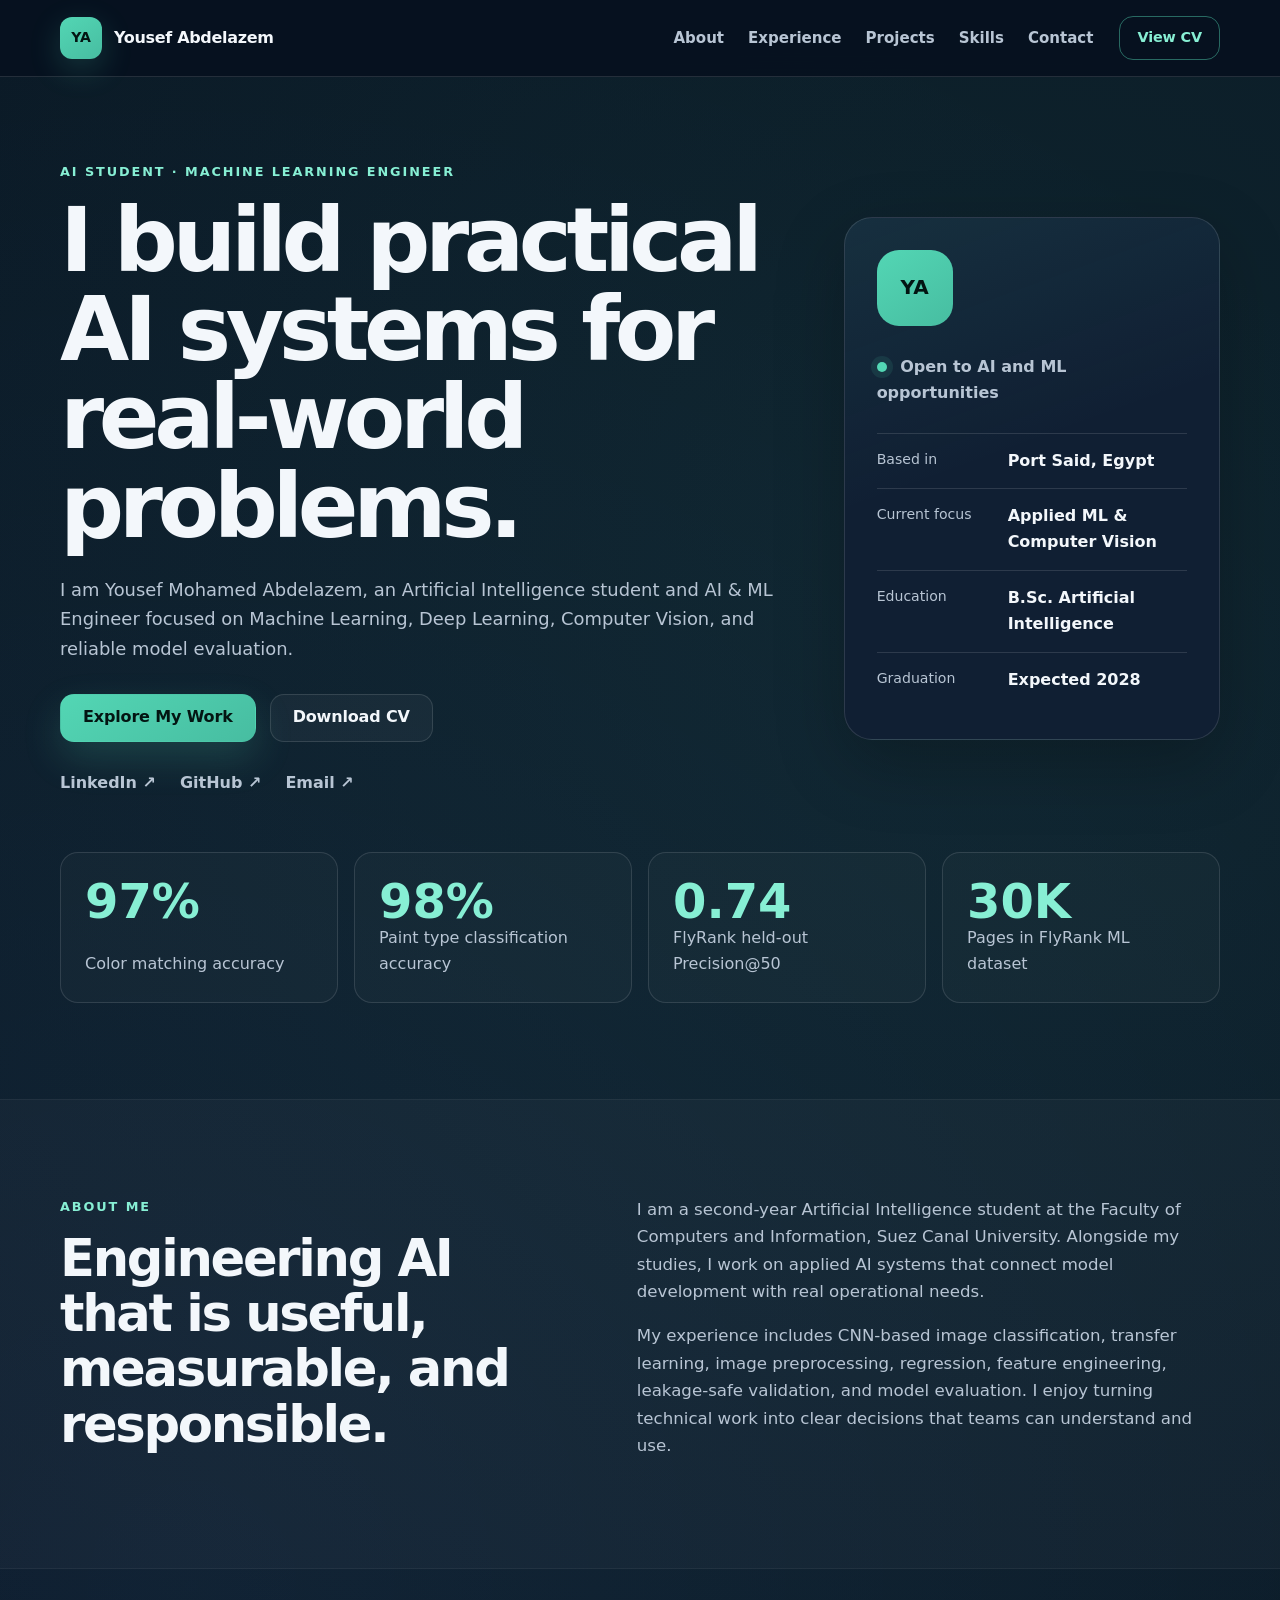
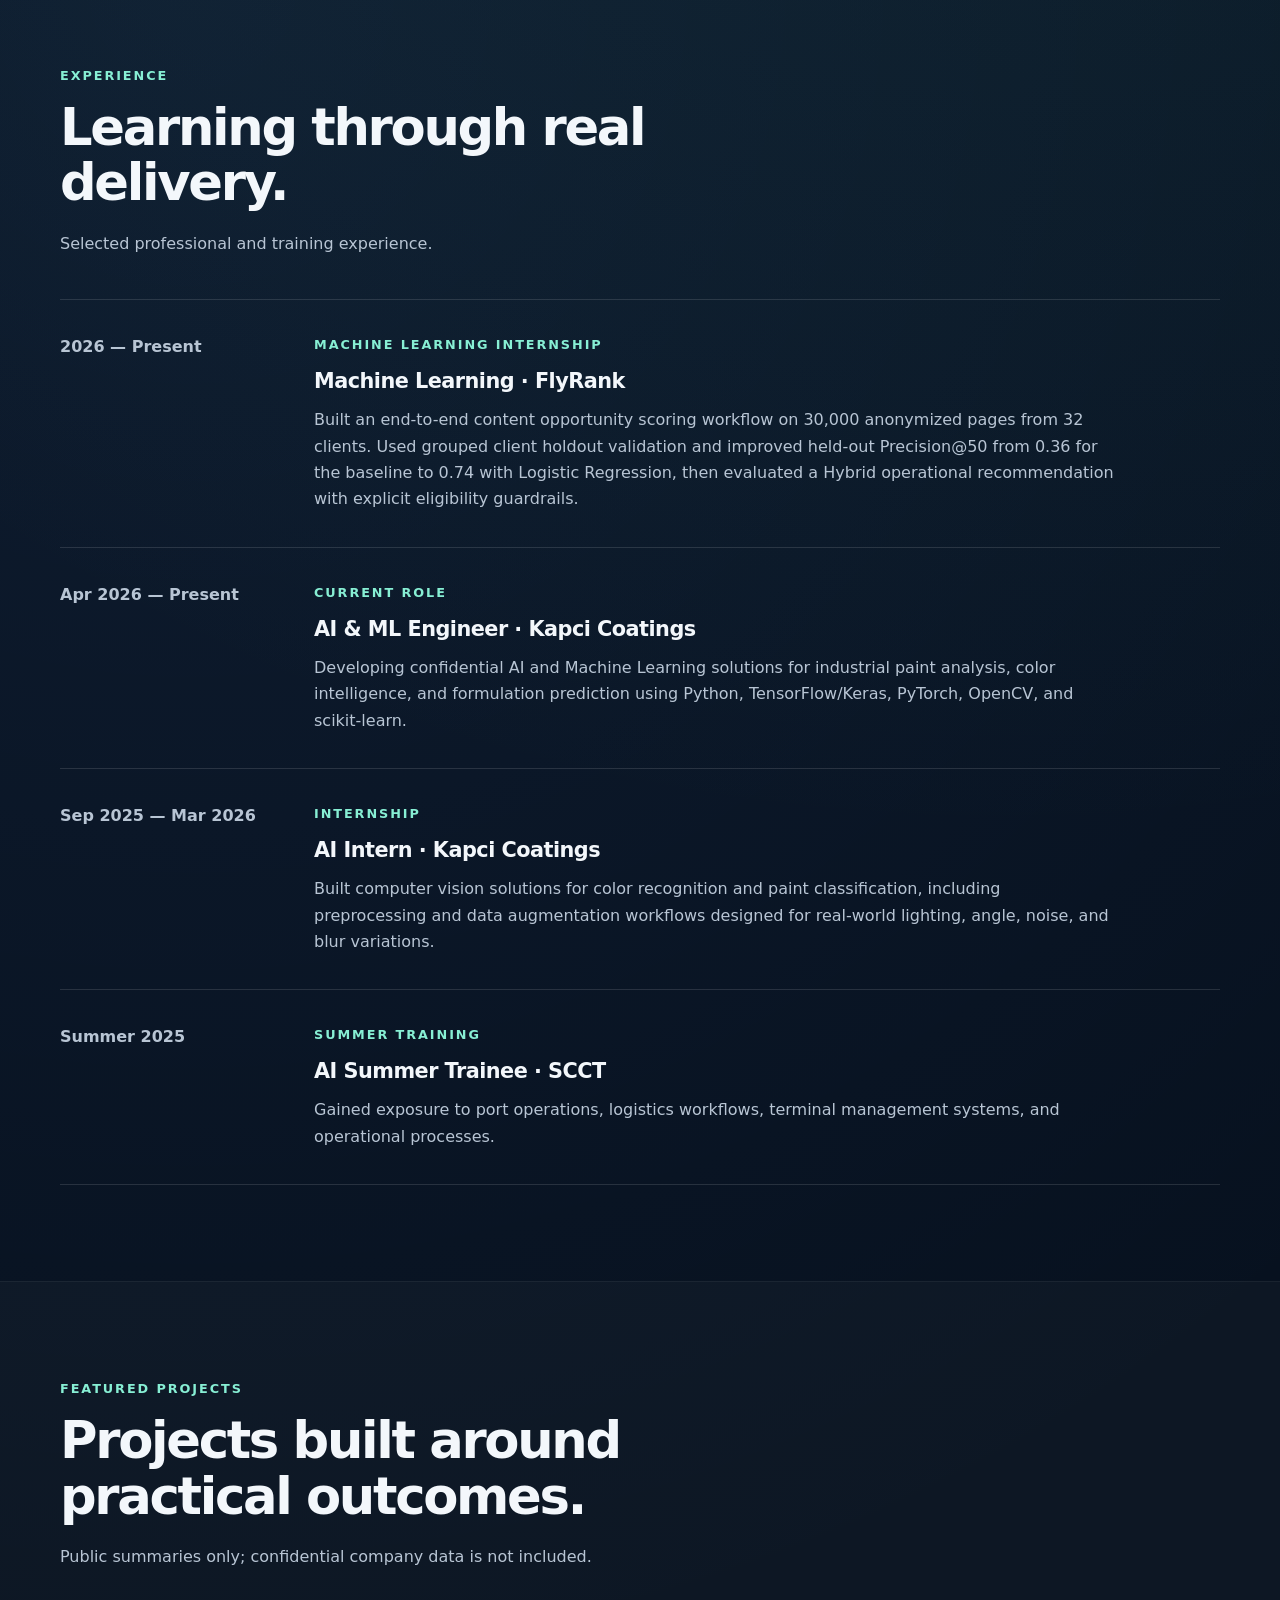
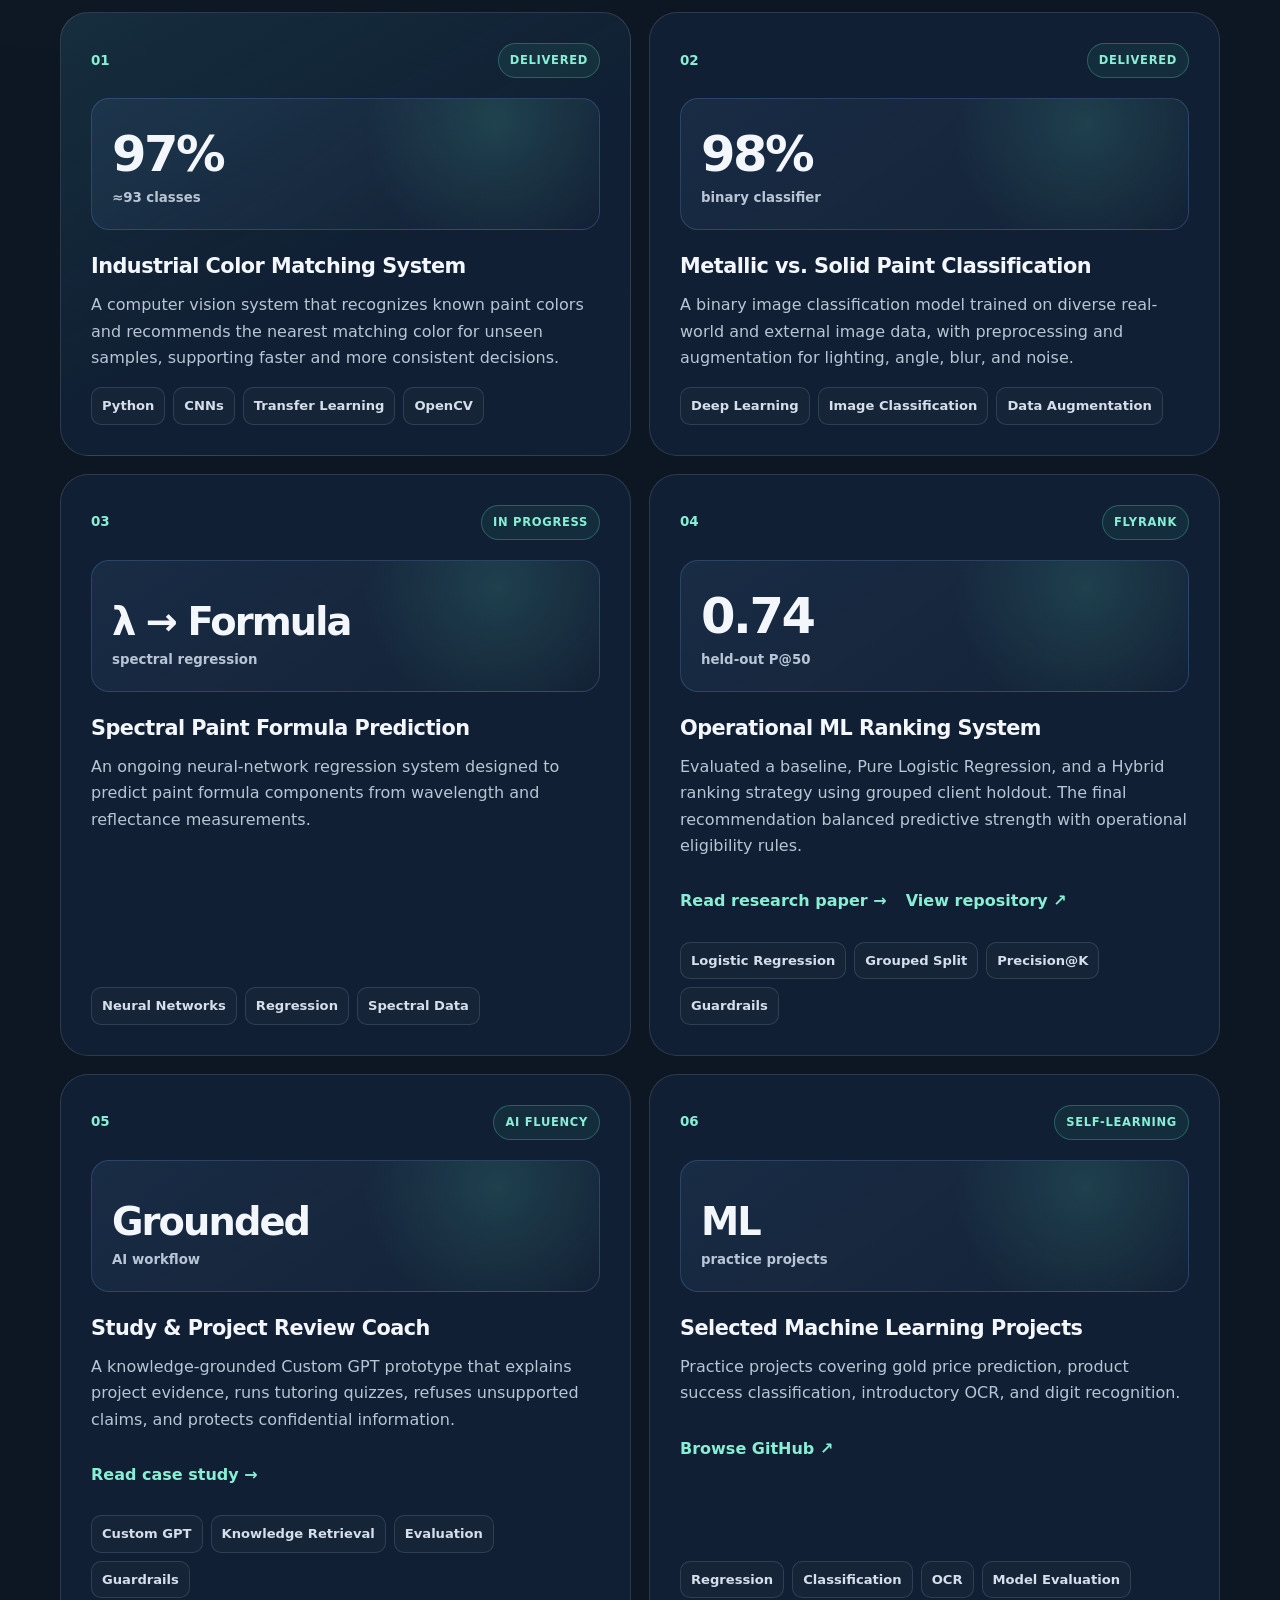
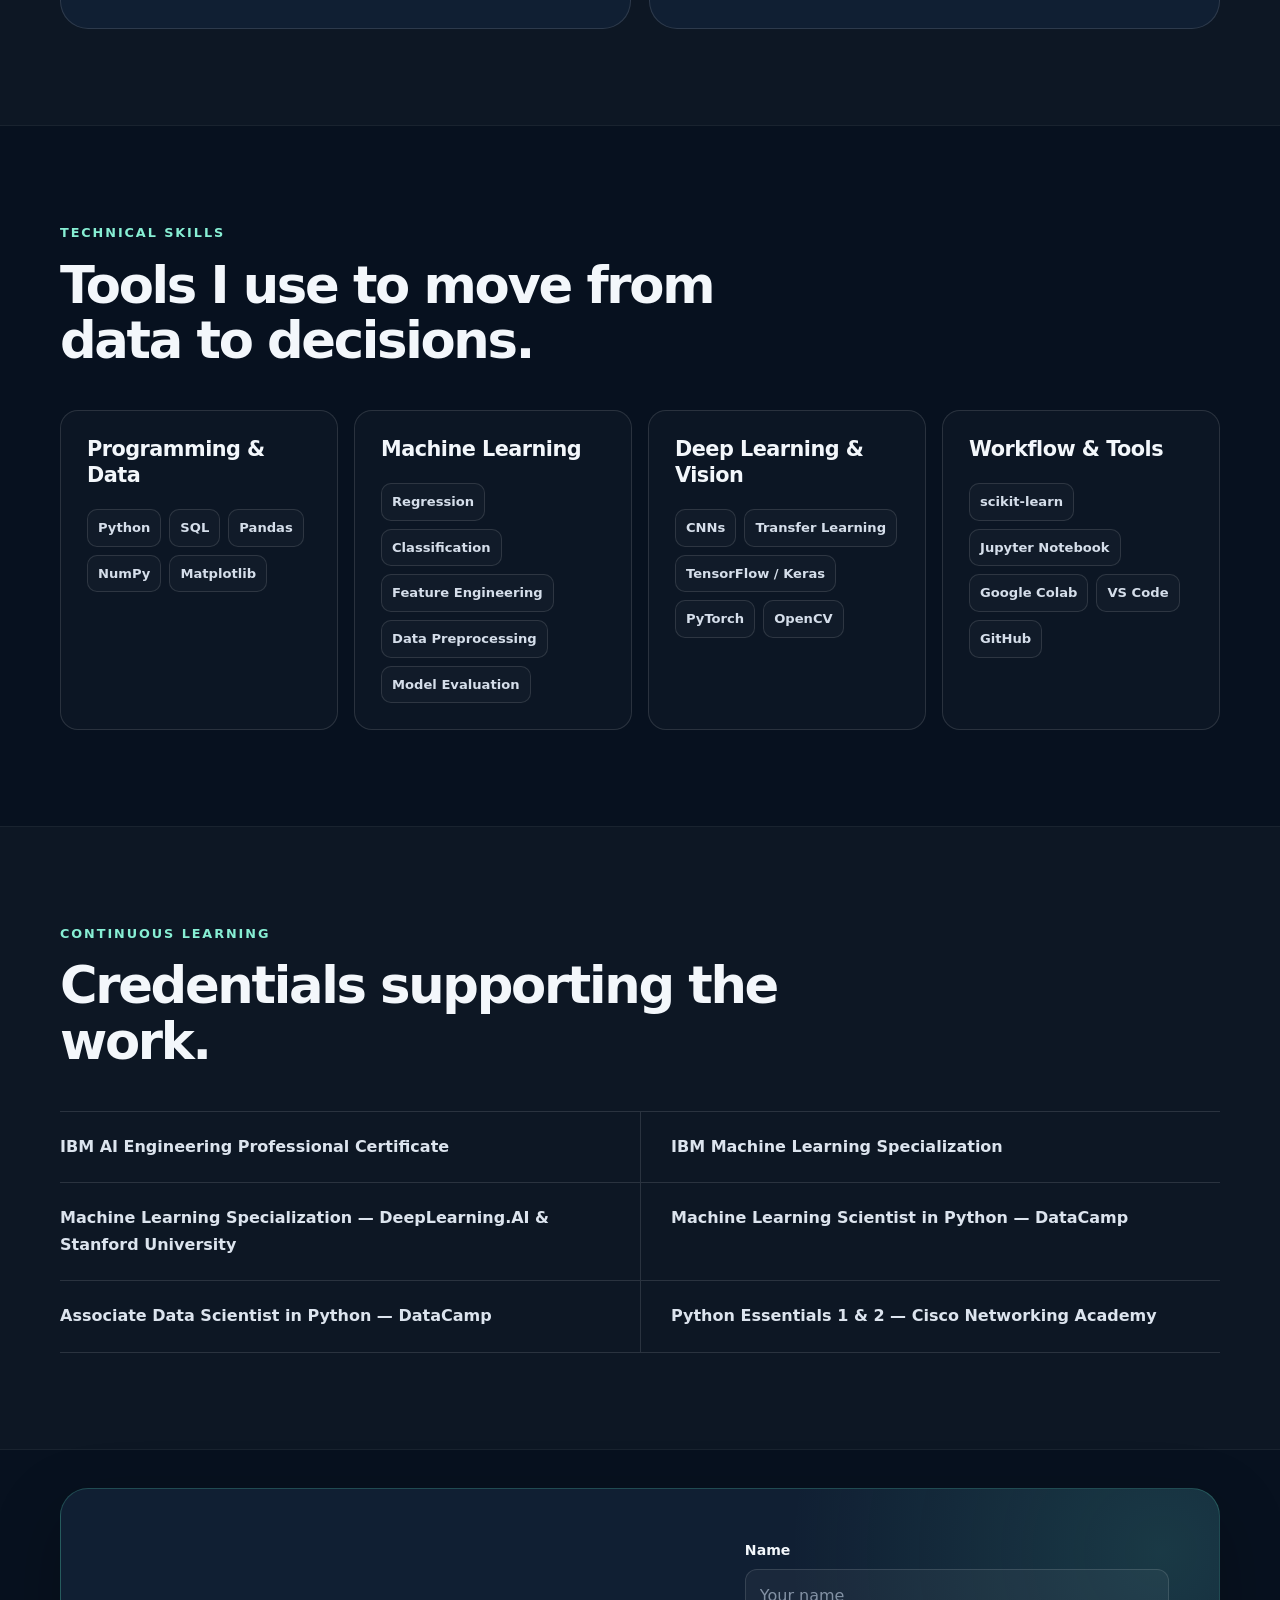
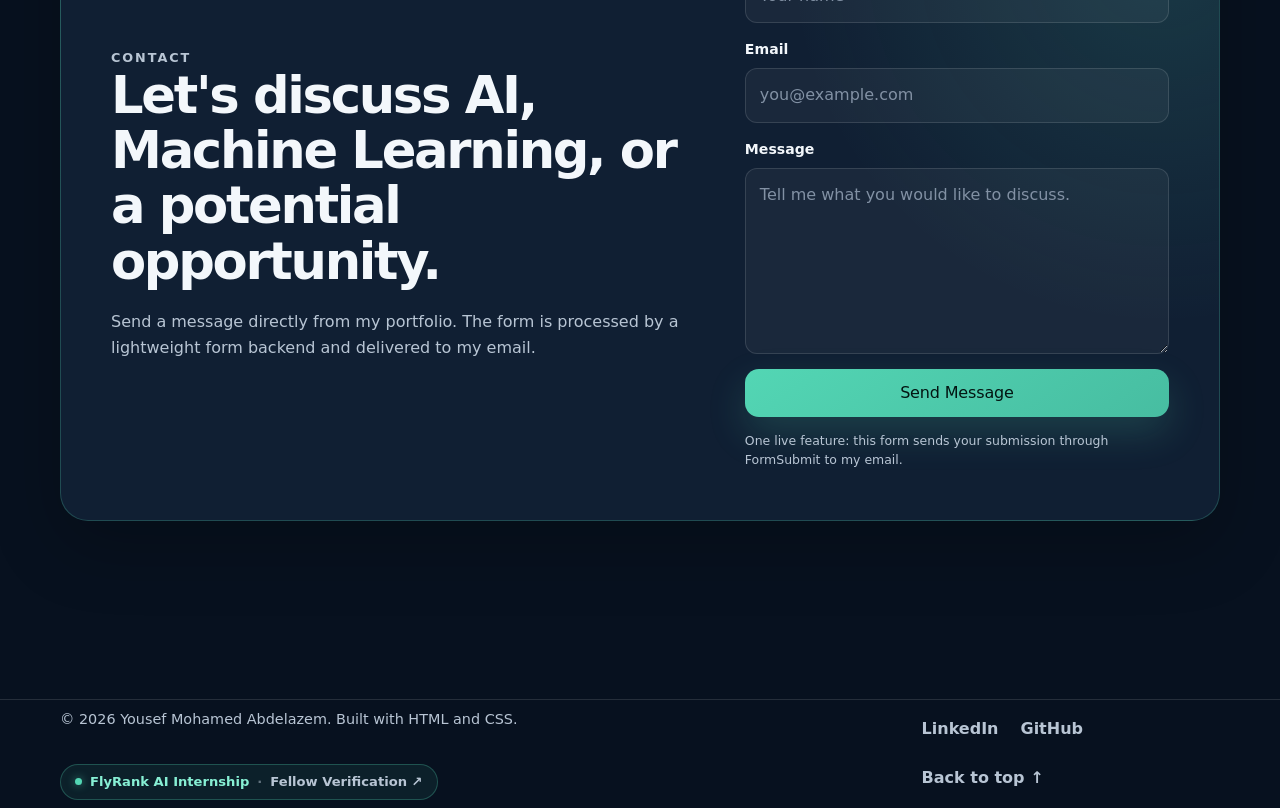
<file: index.html>
<!DOCTYPE html>
<html lang="en">
<head>
  <meta charset="UTF-8">
  <meta name="viewport" content="width=device-width, initial-scale=1.0">
  <meta name="description" content="Portfolio of Yousef Mohamed Abdelazem, an Artificial Intelligence student and AI & Machine Learning engineer building practical ML, deep learning, and computer vision systems.">
  <meta name="author" content="Yousef Mohamed Abdelazem">
  <link rel="canonical" href="https://yousefmohamed662006-debug.github.io/">
  <link rel="icon" type="image/svg+xml" href="data:image/svg+xml,<svg xmlns='http://www.w3.org/2000/svg' viewBox='0 0 100 100'><rect width='100' height='100' rx='24' fill='%2353d6b4'/><text x='50%' y='54%' dominant-baseline='central' text-anchor='middle' font-family='sans-serif' font-weight='bold' font-size='44' fill='%2307111f'>YA</text></svg>">
  <meta property="og:title" content="Yousef Mohamed Abdelazem | AI & Machine Learning">
  <meta property="og:description" content="AI & ML portfolio with practical project evidence, model evaluation, and real-world outcomes.">
  <meta property="og:type" content="website">
  <meta property="og:url" content="https://yousefmohamed662006-debug.github.io/">
  <meta name="twitter:card" content="summary_large_image">
  <meta name="twitter:title" content="Yousef Mohamed Abdelazem | AI & Machine Learning">
  <meta name="twitter:description" content="AI & ML portfolio with practical project evidence, model evaluation, and real-world outcomes.">
  <title>Yousef Mohamed Abdelazem | AI & Machine Learning</title>
  <link rel="stylesheet" href="styles.css">
  <script defer data-domain="yousefmohamed662006-debug.github.io" src="https://plausible.io/js/script.js"></script>
</head>
<body>
  <a class="skip-link" href="#main-content">Skip to main content</a>

  <header class="site-header" id="top">
    <nav class="nav container" aria-label="Primary navigation">
      <a class="brand" href="#top" aria-label="Yousef Mohamed Abdelazem home">
        <span class="brand-mark" aria-hidden="true">YA</span>
        <span class="brand-name">Yousef Abdelazem</span>
      </a>

      <div class="desktop-nav" aria-label="Desktop navigation">
        <a href="#about">About</a>
        <a href="#experience">Experience</a>
        <a href="#projects">Projects</a>
        <a href="#skills">Skills</a>
        <a href="#contact">Contact</a>
      </div>

      <a class="button button-small button-outline desktop-cv" href="Yousef_Abdelazem_CV.pdf" target="_blank" rel="noopener">
        View CV
      </a>

      <details class="mobile-menu">
        <summary aria-label="Open navigation menu">Menu</summary>
        <div class="mobile-menu-panel">
          <a href="#about">About</a>
          <a href="#experience">Experience</a>
          <a href="#projects">Projects</a>
          <a href="#skills">Skills</a>
          <a href="#contact">Contact</a>
          <a href="Yousef_Abdelazem_CV.pdf" target="_blank" rel="noopener">View CV</a>
        </div>
      </details>
    </nav>
  </header>

  <main id="main-content">
    <section class="hero section">
      <div class="container hero-grid">
        <div class="hero-copy">
          <p class="eyebrow">AI Student · Machine Learning Engineer</p>
          <h1>I build practical AI systems for real-world problems.</h1>
          <p class="hero-text">
            I am Yousef Mohamed Abdelazem, an Artificial Intelligence student and AI & ML Engineer
            focused on Machine Learning, Deep Learning, Computer Vision, and reliable model evaluation.
          </p>

          <div class="hero-actions">
            <a class="button button-primary" href="#projects">Explore My Work</a>
            <a class="button button-secondary" href="Yousef_Abdelazem_CV.pdf" download>Download CV</a>
          </div>

          <div class="quick-links" aria-label="Professional links">
            <a href="https://www.linkedin.com/in/yousef-abdelazem-3361ab347" target="_blank" rel="noopener">LinkedIn ↗</a>
            <a href="https://github.com/yousefmohamed662006-debug" target="_blank" rel="noopener">GitHub ↗</a>
            <a href="mailto:yousefmohamed662006@gmail.com">Email ↗</a>
          </div>
        </div>

        <aside class="hero-card" aria-label="Profile overview">
          <div class="profile-mark" aria-hidden="true">YA</div>
          <p class="status"><span aria-hidden="true"></span> Open to AI and ML opportunities</p>
          <dl class="profile-facts">
            <div><dt>Based in</dt><dd>Port Said, Egypt</dd></div>
            <div><dt>Current focus</dt><dd>Applied ML & Computer Vision</dd></div>
            <div><dt>Education</dt><dd>B.Sc. Artificial Intelligence</dd></div>
            <div><dt>Graduation</dt><dd>Expected 2028</dd></div>
          </dl>
        </aside>
      </div>

      <div class="container stats-grid" aria-label="Selected highlights">
        <article class="stat-card"><strong>97%</strong><span>Color matching accuracy</span></article>
        <article class="stat-card"><strong>98%</strong><span>Paint type classification accuracy</span></article>
        <article class="stat-card"><strong>0.74</strong><span>FlyRank held-out Precision@50</span></article>
        <article class="stat-card"><strong>30K</strong><span>Pages in FlyRank ML dataset</span></article>
      </div>
    </section>

    <section class="section section-muted" id="about">
      <div class="container two-column">
        <div>
          <p class="section-kicker">About Me</p>
          <h2>Engineering AI that is useful, measurable, and responsible.</h2>
        </div>
        <div class="body-copy">
          <p>
            I am a second-year Artificial Intelligence student at the Faculty of Computers and
            Information, Suez Canal University. Alongside my studies, I work on applied AI systems
            that connect model development with real operational needs.
          </p>
          <p>
            My experience includes CNN-based image classification, transfer learning, image
            preprocessing, regression, feature engineering, leakage-safe validation, and model evaluation.
            I enjoy turning technical work into clear decisions that teams can understand and use.
          </p>
        </div>
      </div>
    </section>

    <section class="section" id="experience">
      <div class="container">
        <p class="section-kicker">Experience</p>
        <div class="section-heading">
          <h2>Learning through real delivery.</h2>
          <p>Selected professional and training experience.</p>
        </div>

        <div class="timeline">
          <article class="timeline-item">
            <div class="timeline-date">2026 — Present</div>
            <div class="timeline-content">
              <p class="role-label">Machine Learning Internship</p>
              <h3>Machine Learning · FlyRank</h3>
              <p>
                Built an end-to-end content opportunity scoring workflow on 30,000 anonymized pages
                from 32 clients. Used grouped client holdout validation and improved held-out
                Precision@50 from 0.36 for the baseline to 0.74 with Logistic Regression, then
                evaluated a Hybrid operational recommendation with explicit eligibility guardrails.
              </p>
            </div>
          </article>

          <article class="timeline-item">
            <div class="timeline-date">Apr 2026 — Present</div>
            <div class="timeline-content">
              <p class="role-label">Current Role</p>
              <h3>AI & ML Engineer · Kapci Coatings</h3>
              <p>
                Developing confidential AI and Machine Learning solutions for industrial paint
                analysis, color intelligence, and formulation prediction using Python,
                TensorFlow/Keras, PyTorch, OpenCV, and scikit-learn.
              </p>
            </div>
          </article>

          <article class="timeline-item">
            <div class="timeline-date">Sep 2025 — Mar 2026</div>
            <div class="timeline-content">
              <p class="role-label">Internship</p>
              <h3>AI Intern · Kapci Coatings</h3>
              <p>
                Built computer vision solutions for color recognition and paint classification,
                including preprocessing and data augmentation workflows designed for real-world
                lighting, angle, noise, and blur variations.
              </p>
            </div>
          </article>

          <article class="timeline-item">
            <div class="timeline-date">Summer 2025</div>
            <div class="timeline-content">
              <p class="role-label">Summer Training</p>
              <h3>AI Summer Trainee · SCCT</h3>
              <p>
                Gained exposure to port operations, logistics workflows, terminal management
                systems, and operational processes.
              </p>
            </div>
          </article>
        </div>
      </div>
    </section>

    <section class="section section-muted" id="projects">
      <div class="container">
        <p class="section-kicker">Featured Projects</p>
        <div class="section-heading">
          <h2>Projects built around practical outcomes.</h2>
          <p>Public summaries only; confidential company data is not included.</p>
        </div>

        <div class="project-grid">
          <article class="project-card project-featured">
            <div class="project-topline">
              <span class="project-number">01</span>
              <span class="project-status">Delivered</span>
            </div>
            <div class="project-visual" aria-hidden="true">
              <span>97%</span>
              <small>≈93 classes</small>
            </div>
            <h3>Industrial Color Matching System</h3>
            <p>
              A computer vision system that recognizes known paint colors and recommends the nearest
              matching color for unseen samples, supporting faster and more consistent decisions.
            </p>
            <ul class="tag-list" aria-label="Technologies">
              <li>Python</li><li>CNNs</li><li>Transfer Learning</li><li>OpenCV</li>
            </ul>
          </article>

          <article class="project-card">
            <div class="project-topline">
              <span class="project-number">02</span>
              <span class="project-status">Delivered</span>
            </div>
            <div class="project-visual" aria-hidden="true">
              <span>98%</span>
              <small>binary classifier</small>
            </div>
            <h3>Metallic vs. Solid Paint Classification</h3>
            <p>
              A binary image classification model trained on diverse real-world and external image
              data, with preprocessing and augmentation for lighting, angle, blur, and noise.
            </p>
            <ul class="tag-list" aria-label="Technologies">
              <li>Deep Learning</li><li>Image Classification</li><li>Data Augmentation</li>
            </ul>
          </article>

          <article class="project-card">
            <div class="project-topline">
              <span class="project-number">03</span>
              <span class="project-status">In Progress</span>
            </div>
            <div class="project-visual project-visual-text" aria-hidden="true">
              <span>λ → Formula</span>
              <small>spectral regression</small>
            </div>
            <h3>Spectral Paint Formula Prediction</h3>
            <p>
              An ongoing neural-network regression system designed to predict paint formula
              components from wavelength and reflectance measurements.
            </p>
            <ul class="tag-list" aria-label="Technologies">
              <li>Neural Networks</li><li>Regression</li><li>Spectral Data</li>
            </ul>
          </article>

          <article class="project-card">
            <div class="project-topline">
              <span class="project-number">04</span>
              <span class="project-status">FlyRank</span>
            </div>
            <div class="project-visual" aria-hidden="true">
              <span>0.74</span>
              <small>held-out P@50</small>
            </div>
            <h3>Operational ML Ranking System</h3>
            <p>
              Evaluated a baseline, Pure Logistic Regression, and a Hybrid ranking strategy using
              grouped client holdout. The final recommendation balanced predictive strength with
              operational eligibility rules.
            </p>
            <div class="project-links">
              <a class="text-link" href="content-opportunity.html">
                Read research paper →
              </a>
              <a class="text-link" href="https://github.com/yousefmohamed662006-debug/flyrank-ml-internship-youssef" target="_blank" rel="noopener" style="margin-left:14px">
                View repository ↗
              </a>
            </div>
            <ul class="tag-list" aria-label="Technologies">
              <li>Logistic Regression</li><li>Grouped Split</li><li>Precision@K</li><li>Guardrails</li>
            </ul>
          </article>

          <article class="project-card">
            <div class="project-topline">
              <span class="project-number">05</span>
              <span class="project-status">AI Fluency</span>
            </div>
            <div class="project-visual project-visual-text" aria-hidden="true">
              <span>Grounded</span>
              <small>AI workflow</small>
            </div>
            <h3>Study & Project Review Coach</h3>
            <p>
              A knowledge-grounded Custom GPT prototype that explains project evidence, runs
              tutoring quizzes, refuses unsupported claims, and protects confidential information.
            </p>
            <div class="project-links">
              <a class="text-link" href="ai-fluency.html">
                Read case study →
              </a>
            </div>
            <ul class="tag-list" aria-label="Technologies">
              <li>Custom GPT</li><li>Knowledge Retrieval</li><li>Evaluation</li><li>Guardrails</li>
            </ul>
          </article>

          <article class="project-card">
            <div class="project-topline">
              <span class="project-number">06</span>
              <span class="project-status">Self-Learning</span>
            </div>
            <div class="project-visual project-visual-text" aria-hidden="true">
              <span>ML</span>
              <small>practice projects</small>
            </div>
            <h3>Selected Machine Learning Projects</h3>
            <p>
              Practice projects covering gold price prediction, product success classification,
              introductory OCR, and digit recognition.
            </p>
            <div class="project-links">
              <a class="text-link" href="https://github.com/yousefmohamed662006-debug" target="_blank" rel="noopener">
                Browse GitHub ↗
              </a>
            </div>
            <ul class="tag-list" aria-label="Technologies">
              <li>Regression</li><li>Classification</li><li>OCR</li><li>Model Evaluation</li>
            </ul>
          </article>
        </div>
      </div>
    </section>

    <section class="section" id="skills">
      <div class="container">
        <p class="section-kicker">Technical Skills</p>
        <div class="section-heading"><h2>Tools I use to move from data to decisions.</h2></div>
        <div class="skills-grid">
          <article class="skill-group">
            <h3>Programming & Data</h3>
            <ul class="skill-list"><li>Python</li><li>SQL</li><li>Pandas</li><li>NumPy</li><li>Matplotlib</li></ul>
          </article>
          <article class="skill-group">
            <h3>Machine Learning</h3>
            <ul class="skill-list"><li>Regression</li><li>Classification</li><li>Feature Engineering</li><li>Data Preprocessing</li><li>Model Evaluation</li></ul>
          </article>
          <article class="skill-group">
            <h3>Deep Learning & Vision</h3>
            <ul class="skill-list"><li>CNNs</li><li>Transfer Learning</li><li>TensorFlow / Keras</li><li>PyTorch</li><li>OpenCV</li></ul>
          </article>
          <article class="skill-group">
            <h3>Workflow & Tools</h3>
            <ul class="skill-list"><li>scikit-learn</li><li>Jupyter Notebook</li><li>Google Colab</li><li>VS Code</li><li>GitHub</li></ul>
          </article>
        </div>
      </div>
    </section>

    <section class="section section-muted" id="learning">
      <div class="container">
        <p class="section-kicker">Continuous Learning</p>
        <div class="section-heading"><h2>Credentials supporting the work.</h2></div>
        <div class="credential-list">
          <div>IBM AI Engineering Professional Certificate</div>
          <div>IBM Machine Learning Specialization</div>
          <div>Machine Learning Specialization — DeepLearning.AI & Stanford University</div>
          <div>Machine Learning Scientist in Python — DataCamp</div>
          <div>Associate Data Scientist in Python — DataCamp</div>
          <div>Python Essentials 1 & 2 — Cisco Networking Academy</div>
        </div>
      </div>
    </section>

        <section class="section contact-section" id="contact">
      <div class="container contact-card">
        <div>
          <p class="section-kicker">Contact</p>
          <h2>Let's discuss AI, Machine Learning, or a potential opportunity.</h2>
          <p>
            Send a message directly from my portfolio. The form is processed by a lightweight
            form backend and delivered to my email.
          </p>
        </div>

        <form
          class="contact-form"
          id="portfolio-contact-form"
          action="https://formsubmit.co/yousefmohamed662006@gmail.com"
          method="POST"
        >
          <input type="hidden" name="_subject" value="New portfolio contact message">
          <input type="hidden" name="_template" value="table">
          <input type="hidden" name="_next" value="https://yousefmohamed662006-debug.github.io/thanks.html">
          <input type="hidden" name="_url" value="https://yousefmohamed662006-debug.github.io/#contact">
          <input class="form-honeypot" type="text" name="_honey" tabindex="-1" autocomplete="off">

          <div class="form-field">
            <label for="contact-name">Name</label>
            <input
              id="contact-name"
              name="name"
              type="text"
              autocomplete="name"
              placeholder="Your name"
              required
            >
          </div>

          <div class="form-field">
            <label for="contact-email">Email</label>
            <input
              id="contact-email"
              name="email"
              type="email"
              autocomplete="email"
              placeholder="you@example.com"
              required
            >
          </div>

          <div class="form-field">
            <label for="contact-message">Message</label>
            <textarea
              id="contact-message"
              name="message"
              rows="6"
              placeholder="Tell me what you would like to discuss."
              required
            ></textarea>
          </div>

          <button class="button button-primary contact-submit" type="submit">Send Message</button>
          <p class="form-note">
            One live feature: this form sends your submission through FormSubmit to my email.
          </p>
        </form>
      </div>
    </section>
  </main>

  <footer class="site-footer">
    <div class="container footer-content">
      <div>
        <p>© 2026 Yousef Mohamed Abdelazem. Built with HTML and CSS.</p>
        <div class="footer-badge-wrap">
          <a class="graduate-badge" href="https://internship.flyrank.ai" target="_blank" rel="noopener" aria-label="FlyRank AI Internship Verification">
            <span class="badge-dot" aria-hidden="true"></span>
            <span class="badge-title">FlyRank AI Internship</span>
            <span class="badge-sep">·</span>
            <span class="badge-status">Fellow Verification ↗</span>
          </a>
        </div>
      </div>
      <div>
        <a href="https://www.linkedin.com/in/yousef-abdelazem-3361ab347" target="_blank" rel="noopener">LinkedIn</a>
        <a href="https://github.com/yousefmohamed662006-debug" target="_blank" rel="noopener">GitHub</a>
        <a href="#top">Back to top ↑</a>
      </div>
    </div>
  </footer>
  <script src="script.js"></script>
</body>
</html>
</file>
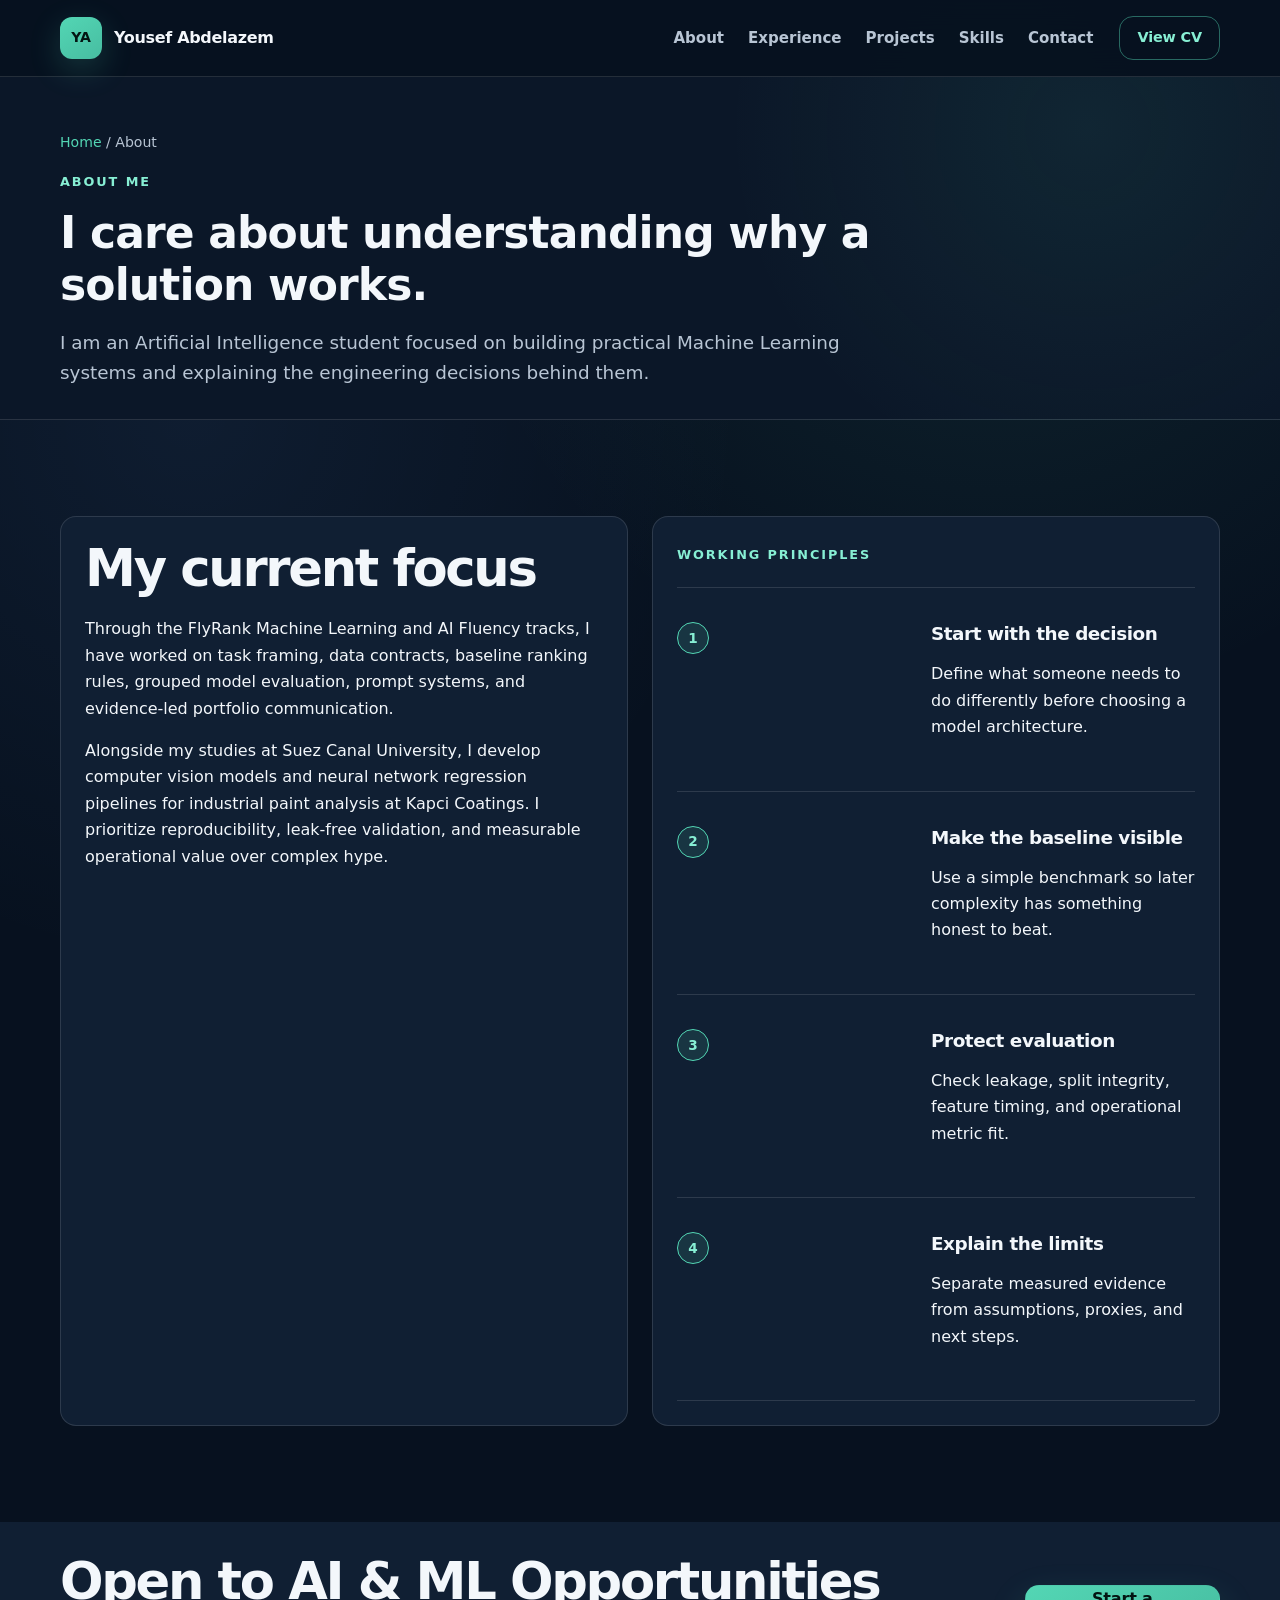
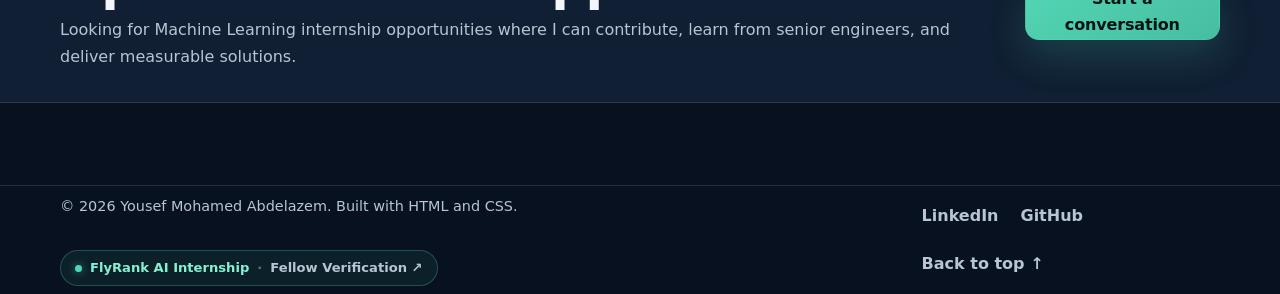
<file: about.html>
<!doctype html>
<html lang="en">
<head>
  <meta charset="utf-8">
  <meta name="viewport" content="width=device-width,initial-scale=1">
  <meta name="description" content="About Yousef Mohamed Abdelazem, AI student and Machine Learning engineer.">
  <title>About | Yousef Mohamed Abdelazem</title>
  <link rel="stylesheet" href="styles.css">
  <link rel="icon" type="image/svg+xml" href="data:image/svg+xml,<svg xmlns='http://www.w3.org/2000/svg' viewBox='0 0 100 100'><rect width='100' height='100' rx='24' fill='%2353d6b4'/><text x='50%' y='54%' dominant-baseline='central' text-anchor='middle' font-family='sans-serif' font-weight='bold' font-size='44' fill='%2307111f'>YA</text></svg>">
</head>
<body>
  <a class="skip-link" href="#main">Skip to content</a>
  <header class="site-header" id="top">
    <nav class="nav container" aria-label="Primary navigation">
      <a class="brand" href="index.html" aria-label="Yousef Mohamed Abdelazem home">
        <span class="brand-mark" aria-hidden="true">YA</span>
        <span class="brand-name">Yousef Abdelazem</span>
      </a>

      <div class="desktop-nav" aria-label="Desktop navigation">
        <a href="index.html#about">About</a>
        <a href="index.html#experience">Experience</a>
        <a href="projects.html">Projects</a>
        <a href="index.html#skills">Skills</a>
        <a href="contact.html">Contact</a>
      </div>

      <a class="button button-small button-outline desktop-cv" href="Yousef_Abdelazem_CV.pdf" target="_blank" rel="noopener">
        View CV
      </a>

      <details class="mobile-menu">
        <summary aria-label="Open navigation menu">Menu</summary>
        <div class="mobile-menu-panel">
          <a href="index.html#about">About</a>
          <a href="index.html#experience">Experience</a>
          <a href="projects.html">Projects</a>
          <a href="index.html#skills">Skills</a>
          <a href="contact.html">Contact</a>
          <a href="Yousef_Abdelazem_CV.pdf" target="_blank" rel="noopener">View CV</a>
        </div>
      </details>
    </nav>
  </header>

  <main id="main">
    <section class="page-hero">
      <div class="container">
        <div class="breadcrumbs"><a href="index.html">Home</a> / About</div>
        <span class="eyebrow">About me</span>
        <h1>I care about understanding why a solution works.</h1>
        <p class="lead">I am an Artificial Intelligence student focused on building practical Machine Learning systems and explaining the engineering decisions behind them.</p>
      </div>
    </section>

    <section class="section">
      <div class="container grid-2">
        <div class="card">
          <h2>My current focus</h2>
          <p>Through the FlyRank Machine Learning and AI Fluency tracks, I have worked on task framing, data contracts, baseline ranking rules, grouped model evaluation, prompt systems, and evidence-led portfolio communication.</p>
          <p>Alongside my studies at Suez Canal University, I develop computer vision models and neural network regression pipelines for industrial paint analysis at Kapci Coatings. I prioritize reproducibility, leak-free validation, and measurable operational value over complex hype.</p>
        </div>
        <div class="card">
          <span class="eyebrow">Working principles</span>
          <div class="timeline" style="margin-top:20px">
            <div class="timeline-item">
              <div class="timeline-number">1</div>
              <div>
                <h3>Start with the decision</h3>
                <p>Define what someone needs to do differently before choosing a model architecture.</p>
              </div>
            </div>
            <div class="timeline-item">
              <div class="timeline-number">2</div>
              <div>
                <h3>Make the baseline visible</h3>
                <p>Use a simple benchmark so later complexity has something honest to beat.</p>
              </div>
            </div>
            <div class="timeline-item">
              <div class="timeline-number">3</div>
              <div>
                <h3>Protect evaluation</h3>
                <p>Check leakage, split integrity, feature timing, and operational metric fit.</p>
              </div>
            </div>
            <div class="timeline-item">
              <div class="timeline-number">4</div>
              <div>
                <h3>Explain the limits</h3>
                <p>Separate measured evidence from assumptions, proxies, and next steps.</p>
              </div>
            </div>
          </div>
        </div>
      </div>
    </section>

    <section class="section-tight">
      <div class="container band">
        <div>
          <h2>Open to AI &amp; ML Opportunities</h2>
          <p>Looking for Machine Learning internship opportunities where I can contribute, learn from senior engineers, and deliver measurable solutions.</p>
        </div>
        <a class="button button-primary" href="contact.html">Start a conversation</a>
      </div>
    </section>
  </main>

  <footer class="site-footer">
    <div class="container footer-content">
      <div>
        <p>© 2026 Yousef Mohamed Abdelazem. Built with HTML and CSS.</p>
        <div class="footer-badge-wrap">
          <a class="graduate-badge" href="https://internship.flyrank.ai" target="_blank" rel="noopener" aria-label="FlyRank AI Internship Verification">
            <span class="badge-dot" aria-hidden="true"></span>
            <span class="badge-title">FlyRank AI Internship</span>
            <span class="badge-sep">·</span>
            <span class="badge-status">Fellow Verification ↗</span>
          </a>
        </div>
      </div>
      <div>
        <a href="https://www.linkedin.com/in/yousef-abdelazem-3361ab347" target="_blank" rel="noopener">LinkedIn</a>
        <a href="https://github.com/yousefmohamed662006-debug" target="_blank" rel="noopener">GitHub</a>
        <a href="#top">Back to top ↑</a>
      </div>
    </div>
  </footer>
  <script src="script.js"></script>
</body>
</html>
</file>
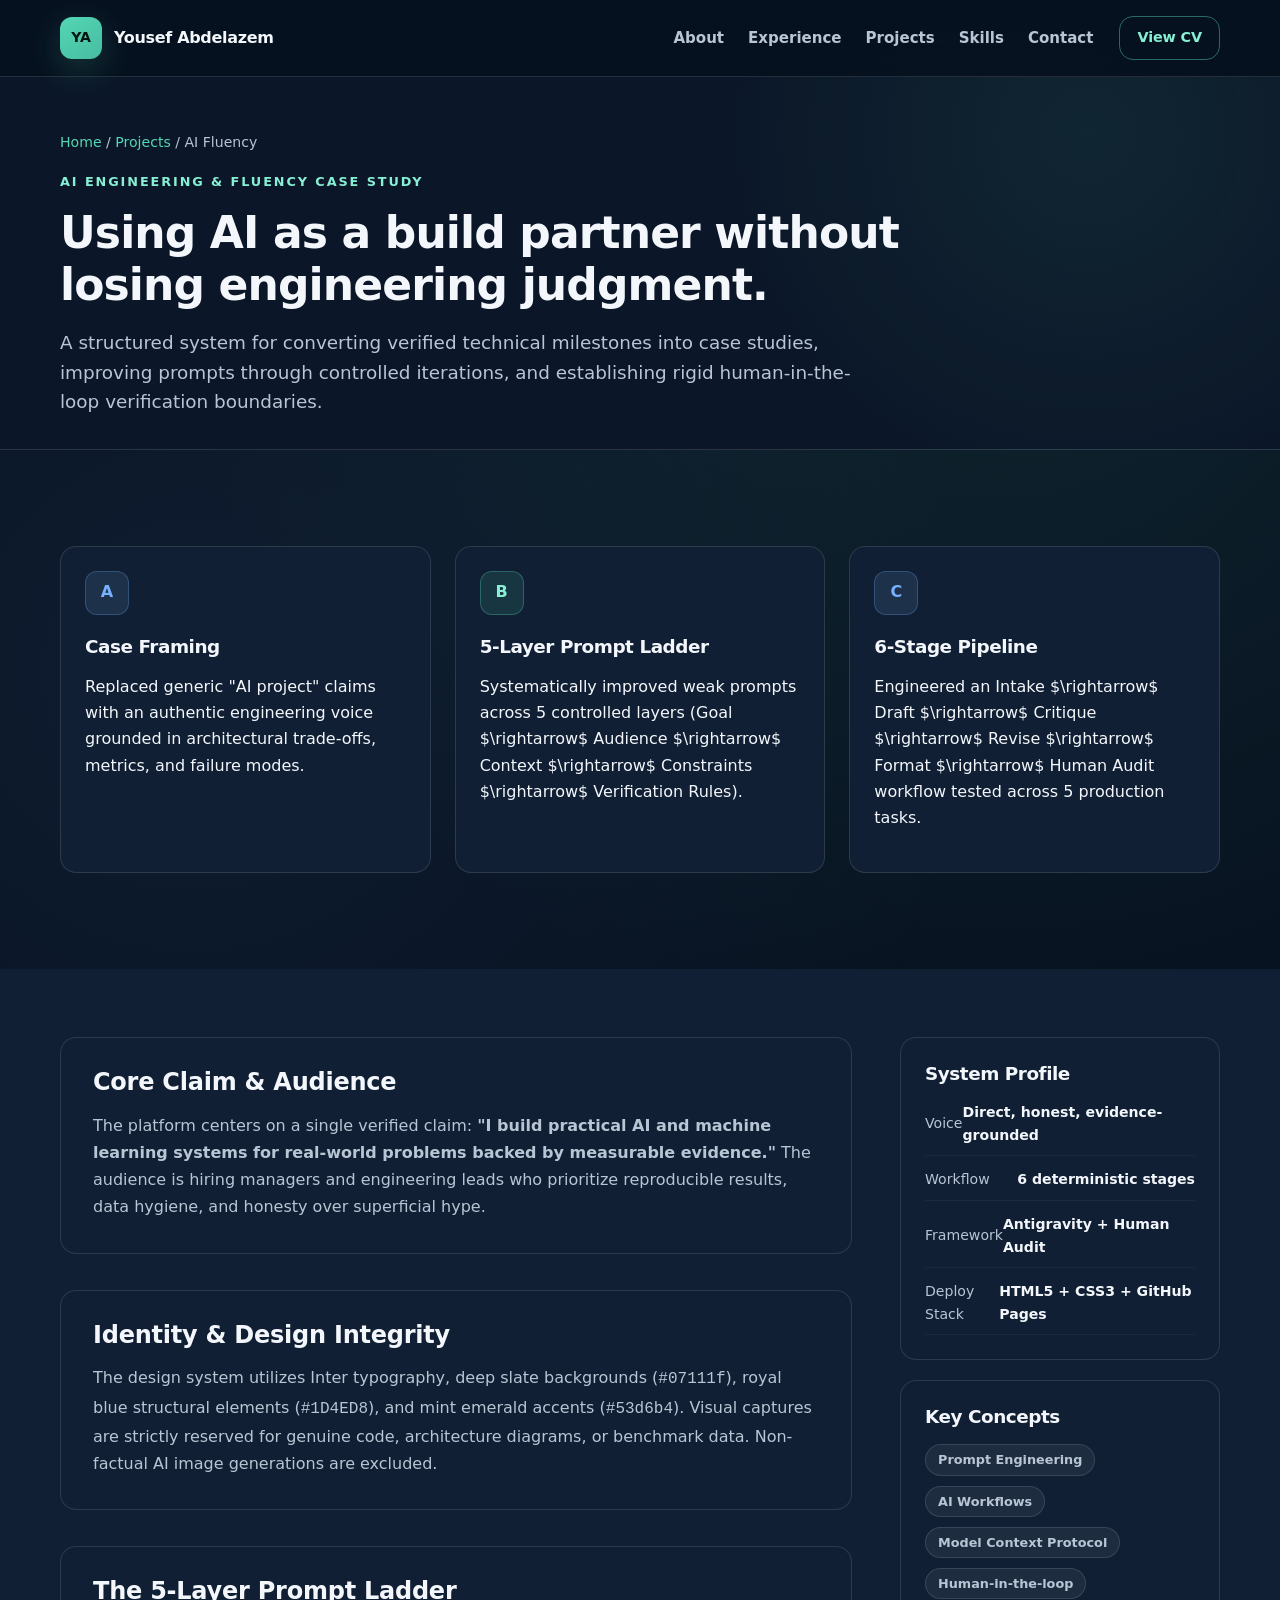
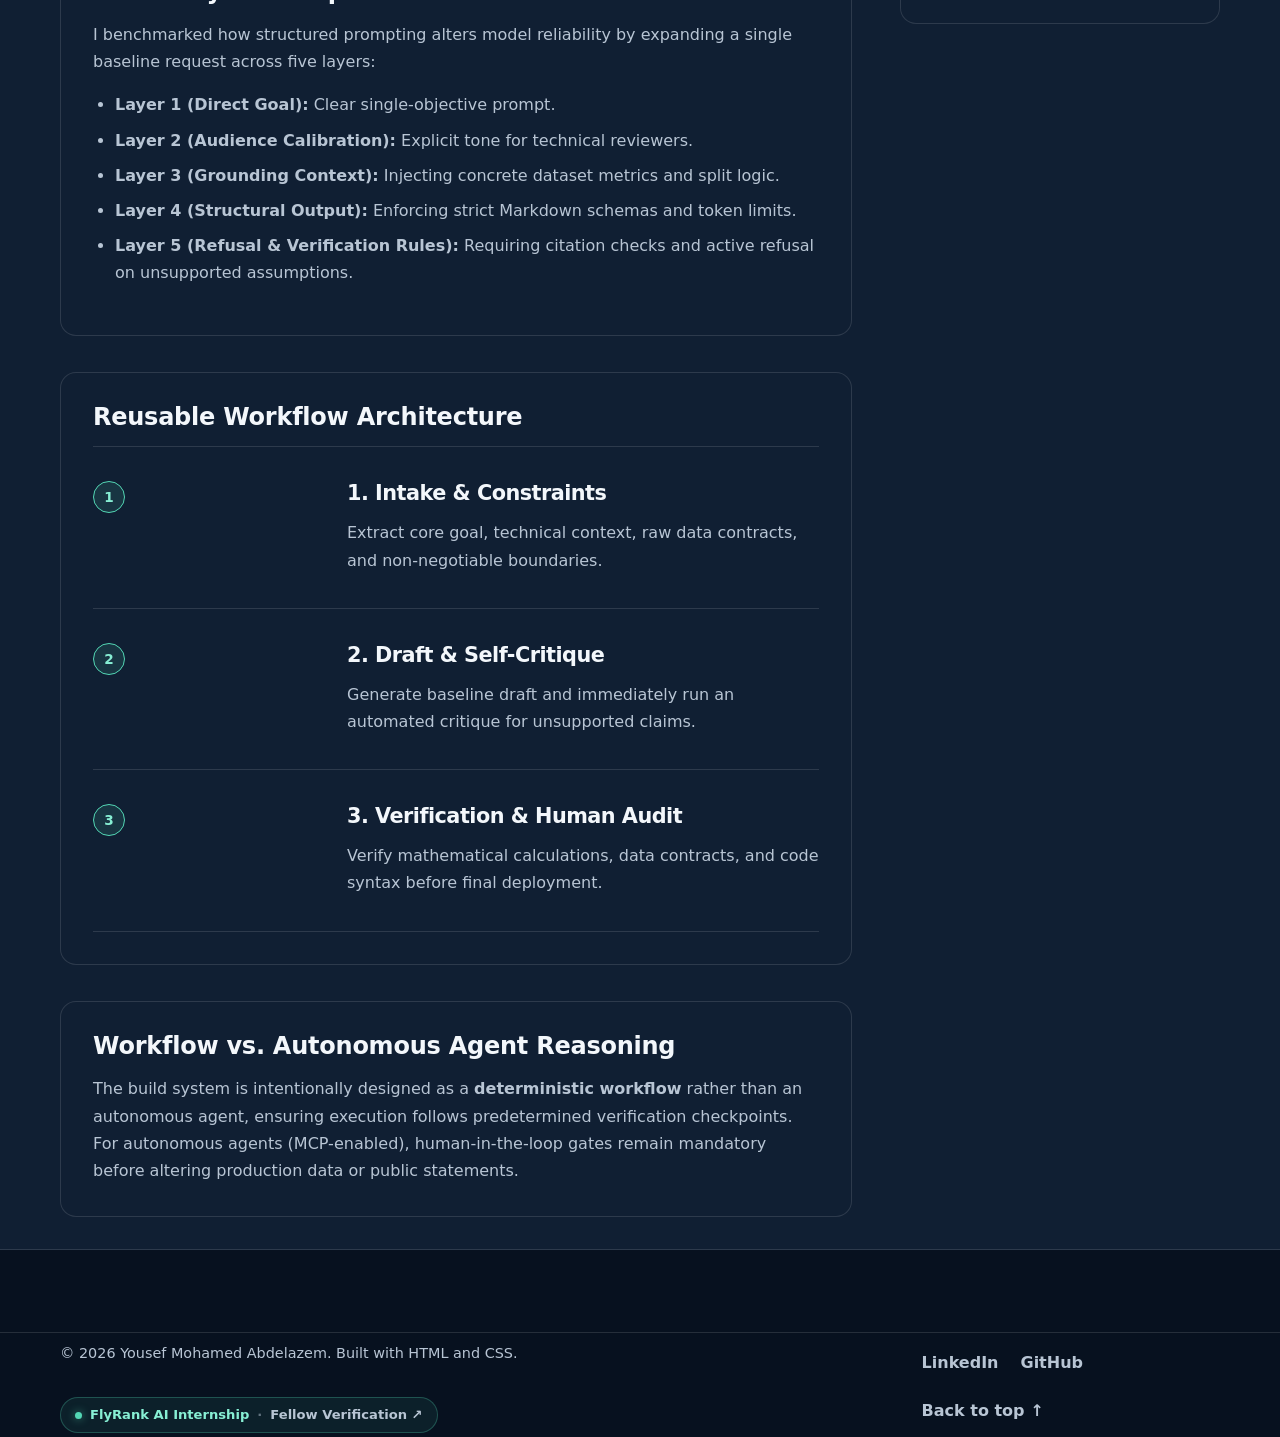
<file: ai-fluency.html>
<!doctype html>
<html lang="en">
<head>
  <meta charset="utf-8">
  <meta name="viewport" content="width=device-width,initial-scale=1">
  <meta name="description" content="AI Fluency workflow and portfolio build system by Yousef Mohamed Abdelazem.">
  <title>AI Fluency Build System | Yousef Mohamed Abdelazem</title>
  <link rel="stylesheet" href="styles.css">
  <link rel="icon" type="image/svg+xml" href="data:image/svg+xml,<svg xmlns='http://www.w3.org/2000/svg' viewBox='0 0 100 100'><rect width='100' height='100' rx='24' fill='%2353d6b4'/><text x='50%' y='54%' dominant-baseline='central' text-anchor='middle' font-family='sans-serif' font-weight='bold' font-size='44' fill='%2307111f'>YA</text></svg>">
</head>
<body>
  <a class="skip-link" href="#main">Skip to content</a>
  <header class="site-header" id="top">
    <nav class="nav container" aria-label="Primary navigation">
      <a class="brand" href="index.html" aria-label="Yousef Mohamed Abdelazem home">
        <span class="brand-mark" aria-hidden="true">YA</span>
        <span class="brand-name">Yousef Abdelazem</span>
      </a>

      <div class="desktop-nav" aria-label="Desktop navigation">
        <a href="index.html#about">About</a>
        <a href="index.html#experience">Experience</a>
        <a href="projects.html">Projects</a>
        <a href="index.html#skills">Skills</a>
        <a href="contact.html">Contact</a>
      </div>

      <a class="button button-small button-outline desktop-cv" href="Yousef_Abdelazem_CV.pdf" target="_blank" rel="noopener">
        View CV
      </a>

      <details class="mobile-menu">
        <summary aria-label="Open navigation menu">Menu</summary>
        <div class="mobile-menu-panel">
          <a href="index.html#about">About</a>
          <a href="index.html#experience">Experience</a>
          <a href="projects.html">Projects</a>
          <a href="index.html#skills">Skills</a>
          <a href="contact.html">Contact</a>
          <a href="Yousef_Abdelazem_CV.pdf" target="_blank" rel="noopener">View CV</a>
        </div>
      </details>
    </nav>
  </header>

  <main id="main">
    <section class="page-hero">
      <div class="container">
        <div class="breadcrumbs"><a href="index.html">Home</a> / <a href="projects.html">Projects</a> / AI Fluency</div>
        <span class="eyebrow">AI Engineering &amp; Fluency Case Study</span>
        <h1>Using AI as a build partner without losing engineering judgment.</h1>
        <p class="lead">A structured system for converting verified technical milestones into case studies, improving prompts through controlled iterations, and establishing rigid human-in-the-loop verification boundaries.</p>
      </div>
    </section>

    <section class="section">
      <div class="container">
        <div class="grid-3">
          <div class="card">
            <div class="project-icon">A</div>
            <h3>Case Framing</h3>
            <p>Replaced generic "AI project" claims with an authentic engineering voice grounded in architectural trade-offs, metrics, and failure modes.</p>
          </div>
          <div class="card">
            <div class="project-icon teal">B</div>
            <h3>5-Layer Prompt Ladder</h3>
            <p>Systematically improved weak prompts across 5 controlled layers (Goal $\rightarrow$ Audience $\rightarrow$ Context $\rightarrow$ Constraints $\rightarrow$ Verification Rules).</p>
          </div>
          <div class="card">
            <div class="project-icon">C</div>
            <h3>6-Stage Pipeline</h3>
            <p>Engineered an Intake $\rightarrow$ Draft $\rightarrow$ Critique $\rightarrow$ Revise $\rightarrow$ Format $\rightarrow$ Human Audit workflow tested across 5 production tasks.</p>
          </div>
        </div>
      </div>
    </section>

    <section class="section-tight">
      <div class="container case-layout">
        <div class="case-main">
          <article class="case-section">
            <h2>Core Claim &amp; Audience</h2>
            <p>The platform centers on a single verified claim: <strong>"I build practical AI and machine learning systems for real-world problems backed by measurable evidence."</strong> The audience is hiring managers and engineering leads who prioritize reproducible results, data hygiene, and honesty over superficial hype.</p>
          </article>

          <article class="case-section">
            <h2>Identity &amp; Design Integrity</h2>
            <p>The design system utilizes Inter typography, deep slate backgrounds (<code>#07111f</code>), royal blue structural elements (<code>#1D4ED8</code>), and mint emerald accents (<code>#53d6b4</code>). Visual captures are strictly reserved for genuine code, architecture diagrams, or benchmark data. Non-factual AI image generations are excluded.</p>
          </article>

          <article class="case-section">
            <h2>The 5-Layer Prompt Ladder</h2>
            <p>I benchmarked how structured prompting alters model reliability by expanding a single baseline request across five layers:</p>
            <ul>
              <li><strong>Layer 1 (Direct Goal):</strong> Clear single-objective prompt.</li>
              <li><strong>Layer 2 (Audience Calibration):</strong> Explicit tone for technical reviewers.</li>
              <li><strong>Layer 3 (Grounding Context):</strong> Injecting concrete dataset metrics and split logic.</li>
              <li><strong>Layer 4 (Structural Output):</strong> Enforcing strict Markdown schemas and token limits.</li>
              <li><strong>Layer 5 (Refusal &amp; Verification Rules):</strong> Requiring citation checks and active refusal on unsupported assumptions.</li>
            </ul>
          </article>

          <article class="case-section">
            <h2>Reusable Workflow Architecture</h2>
            <div class="timeline">
              <div class="timeline-item">
                <div class="timeline-number">1</div>
                <div>
                  <h3>1. Intake &amp; Constraints</h3>
                  <p>Extract core goal, technical context, raw data contracts, and non-negotiable boundaries.</p>
                </div>
              </div>
              <div class="timeline-item">
                <div class="timeline-number">2</div>
                <div>
                  <h3>2. Draft &amp; Self-Critique</h3>
                  <p>Generate baseline draft and immediately run an automated critique for unsupported claims.</p>
                </div>
              </div>
              <div class="timeline-item">
                <div class="timeline-number">3</div>
                <div>
                  <h3>3. Verification &amp; Human Audit</h3>
                  <p>Verify mathematical calculations, data contracts, and code syntax before final deployment.</p>
                </div>
              </div>
            </div>
          </article>

          <article class="case-section">
            <h2>Workflow vs. Autonomous Agent Reasoning</h2>
            <p>The build system is intentionally designed as a <strong>deterministic workflow</strong> rather than an autonomous agent, ensuring execution follows predetermined verification checkpoints. For autonomous agents (MCP-enabled), human-in-the-loop gates remain mandatory before altering production data or public statements.</p>
          </article>
        </div>

        <aside class="case-sidebar">
          <div class="card">
            <h3>System Profile</h3>
            <ul class="info-list">
              <li><span>Voice</span><strong>Direct, honest, evidence-grounded</strong></li>
              <li><span>Workflow</span><strong>6 deterministic stages</strong></li>
              <li><span>Framework</span><strong>Antigravity + Human Audit</strong></li>
              <li><span>Deploy Stack</span><strong>HTML5 + CSS3 + GitHub Pages</strong></li>
            </ul>
          </div>
          <div class="card">
            <h3>Key Concepts</h3>
            <div class="meta">
              <span class="tag">Prompt Engineering</span>
              <span class="tag">AI Workflows</span>
              <span class="tag">Model Context Protocol</span>
              <span class="tag">Human-in-the-loop</span>
            </div>
          </div>
        </aside>
      </div>
    </section>
  </main>

  <footer class="site-footer">
    <div class="container footer-content">
      <div>
        <p>© 2026 Yousef Mohamed Abdelazem. Built with HTML and CSS.</p>
        <div class="footer-badge-wrap">
          <a class="graduate-badge" href="https://internship.flyrank.ai" target="_blank" rel="noopener" aria-label="FlyRank AI Internship Verification">
            <span class="badge-dot" aria-hidden="true"></span>
            <span class="badge-title">FlyRank AI Internship</span>
            <span class="badge-sep">·</span>
            <span class="badge-status">Fellow Verification ↗</span>
          </a>
        </div>
      </div>
      <div>
        <a href="https://www.linkedin.com/in/yousef-abdelazem-3361ab347" target="_blank" rel="noopener">LinkedIn</a>
        <a href="https://github.com/yousefmohamed662006-debug" target="_blank" rel="noopener">GitHub</a>
        <a href="#top">Back to top ↑</a>
      </div>
    </div>
  </footer>
  <script src="script.js"></script>
</body>
</html>
</file>
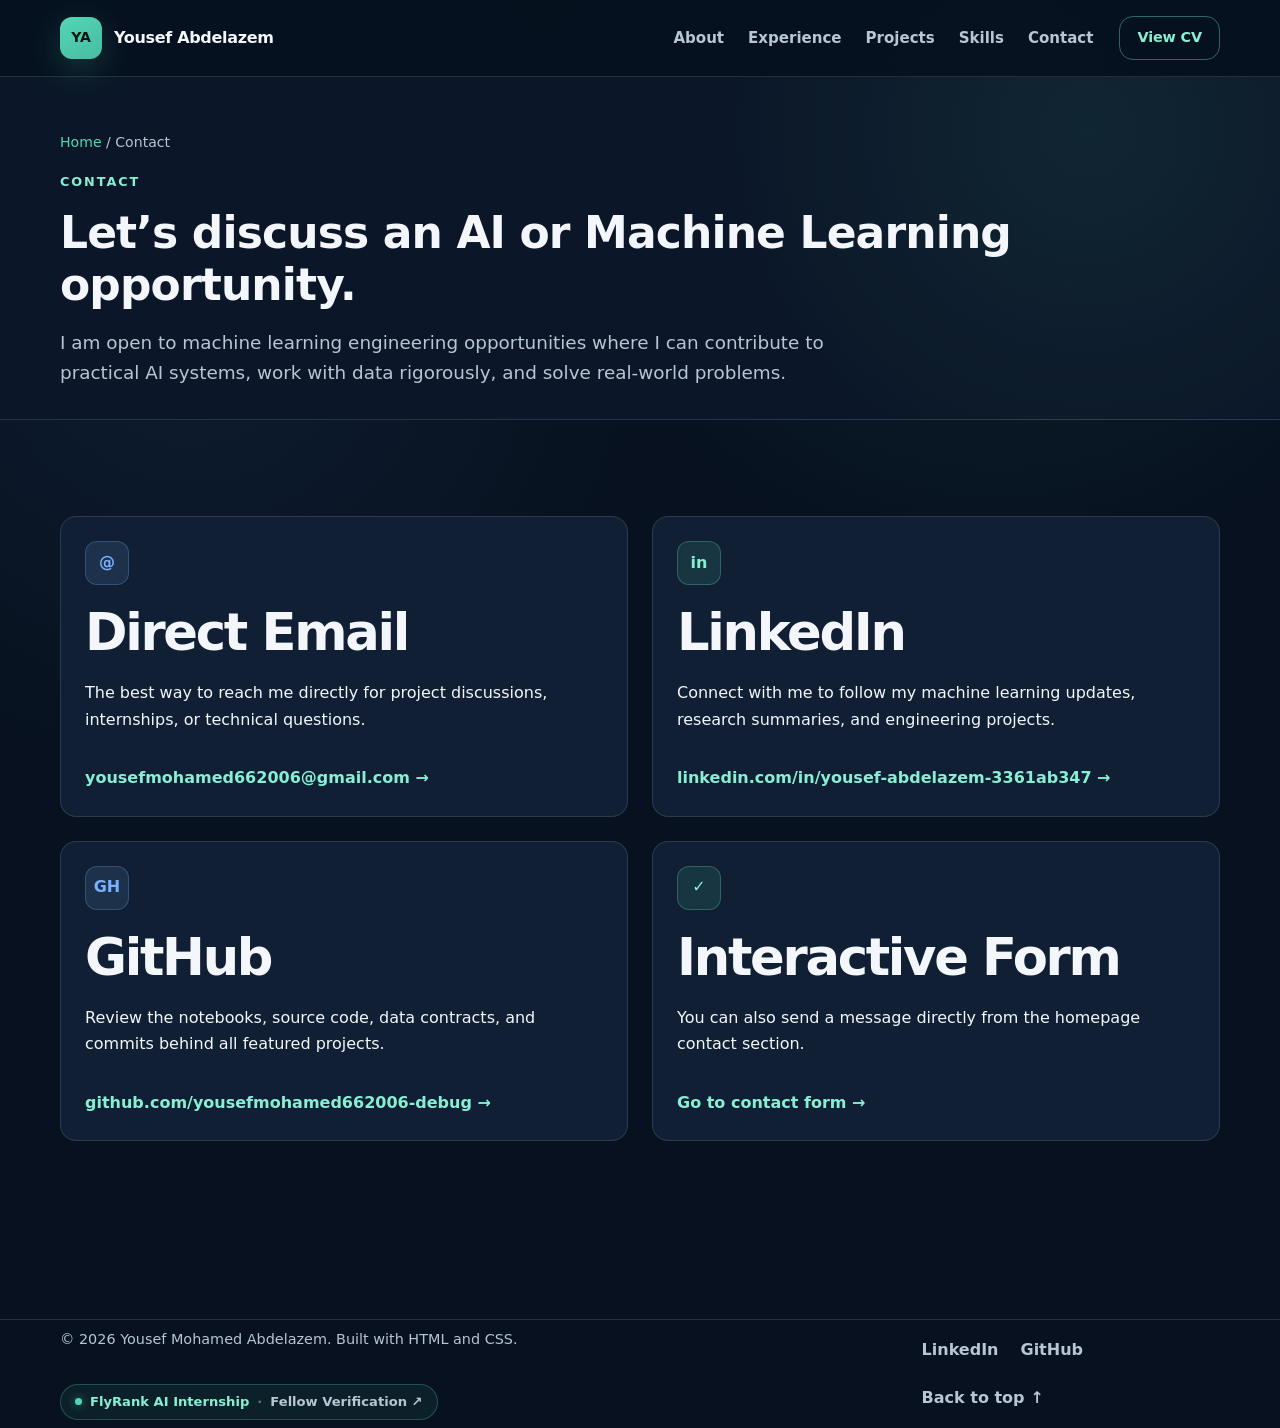
<file: contact.html>
<!doctype html>
<html lang="en">
<head>
  <meta charset="utf-8">
  <meta name="viewport" content="width=device-width,initial-scale=1">
  <meta name="description" content="Contact Yousef Mohamed Abdelazem about Machine Learning engineering opportunities.">
  <title>Contact | Yousef Mohamed Abdelazem</title>
  <link rel="stylesheet" href="styles.css">
  <link rel="icon" type="image/svg+xml" href="data:image/svg+xml,<svg xmlns='http://www.w3.org/2000/svg' viewBox='0 0 100 100'><rect width='100' height='100' rx='24' fill='%2353d6b4'/><text x='50%' y='54%' dominant-baseline='central' text-anchor='middle' font-family='sans-serif' font-weight='bold' font-size='44' fill='%2307111f'>YA</text></svg>">
</head>
<body>
  <a class="skip-link" href="#main">Skip to content</a>
  <header class="site-header" id="top">
    <nav class="nav container" aria-label="Primary navigation">
      <a class="brand" href="index.html" aria-label="Yousef Mohamed Abdelazem home">
        <span class="brand-mark" aria-hidden="true">YA</span>
        <span class="brand-name">Yousef Abdelazem</span>
      </a>

      <div class="desktop-nav" aria-label="Desktop navigation">
        <a href="index.html#about">About</a>
        <a href="index.html#experience">Experience</a>
        <a href="projects.html">Projects</a>
        <a href="index.html#skills">Skills</a>
        <a href="contact.html" aria-current="page">Contact</a>
      </div>

      <a class="button button-small button-outline desktop-cv" href="Yousef_Abdelazem_CV.pdf" target="_blank" rel="noopener">
        View CV
      </a>

      <details class="mobile-menu">
        <summary aria-label="Open navigation menu">Menu</summary>
        <div class="mobile-menu-panel">
          <a href="index.html#about">About</a>
          <a href="index.html#experience">Experience</a>
          <a href="projects.html">Projects</a>
          <a href="index.html#skills">Skills</a>
          <a href="contact.html">Contact</a>
          <a href="Yousef_Abdelazem_CV.pdf" target="_blank" rel="noopener">View CV</a>
        </div>
      </details>
    </nav>
  </header>

  <main id="main">
    <section class="page-hero">
      <div class="container">
        <div class="breadcrumbs"><a href="index.html">Home</a> / Contact</div>
        <span class="eyebrow">Contact</span>
        <h1>Let’s discuss an AI or Machine Learning opportunity.</h1>
        <p class="lead">I am open to machine learning engineering opportunities where I can contribute to practical AI systems, work with data rigorously, and solve real-world problems.</p>
      </div>
    </section>

    <section class="section">
      <div class="container contact-grid">
        <div class="card">
          <div class="project-icon">@</div>
          <h2>Direct Email</h2>
          <p>The best way to reach me directly for project discussions, internships, or technical questions.</p>
          <a class="contact-link" href="mailto:yousefmohamed662006@gmail.com">yousefmohamed662006@gmail.com →</a>
        </div>

        <div class="card">
          <div class="project-icon teal">in</div>
          <h2>LinkedIn</h2>
          <p>Connect with me to follow my machine learning updates, research summaries, and engineering projects.</p>
          <a class="contact-link" href="https://www.linkedin.com/in/yousef-abdelazem-3361ab347" target="_blank" rel="noopener">linkedin.com/in/yousef-abdelazem-3361ab347 →</a>
        </div>

        <div class="card">
          <div class="project-icon">GH</div>
          <h2>GitHub</h2>
          <p>Review the notebooks, source code, data contracts, and commits behind all featured projects.</p>
          <a class="contact-link" href="https://github.com/yousefmohamed662006-debug" target="_blank" rel="noopener">github.com/yousefmohamed662006-debug →</a>
        </div>

        <div class="card">
          <div class="project-icon teal">✓</div>
          <h2>Interactive Form</h2>
          <p>You can also send a message directly from the homepage contact section.</p>
          <a class="contact-link" href="index.html#contact">Go to contact form →</a>
        </div>
      </div>
    </section>
  </main>

  <footer class="site-footer">
    <div class="container footer-content">
      <div>
        <p>© 2026 Yousef Mohamed Abdelazem. Built with HTML and CSS.</p>
        <div class="footer-badge-wrap">
          <a class="graduate-badge" href="https://internship.flyrank.ai" target="_blank" rel="noopener" aria-label="FlyRank AI Internship Verification">
            <span class="badge-dot" aria-hidden="true"></span>
            <span class="badge-title">FlyRank AI Internship</span>
            <span class="badge-sep">·</span>
            <span class="badge-status">Fellow Verification ↗</span>
          </a>
        </div>
      </div>
      <div>
        <a href="https://www.linkedin.com/in/yousef-abdelazem-3361ab347" target="_blank" rel="noopener">LinkedIn</a>
        <a href="https://github.com/yousefmohamed662006-debug" target="_blank" rel="noopener">GitHub</a>
        <a href="#top">Back to top ↑</a>
      </div>
    </div>
  </footer>
  <script src="script.js"></script>
</body>
</html>
</file>
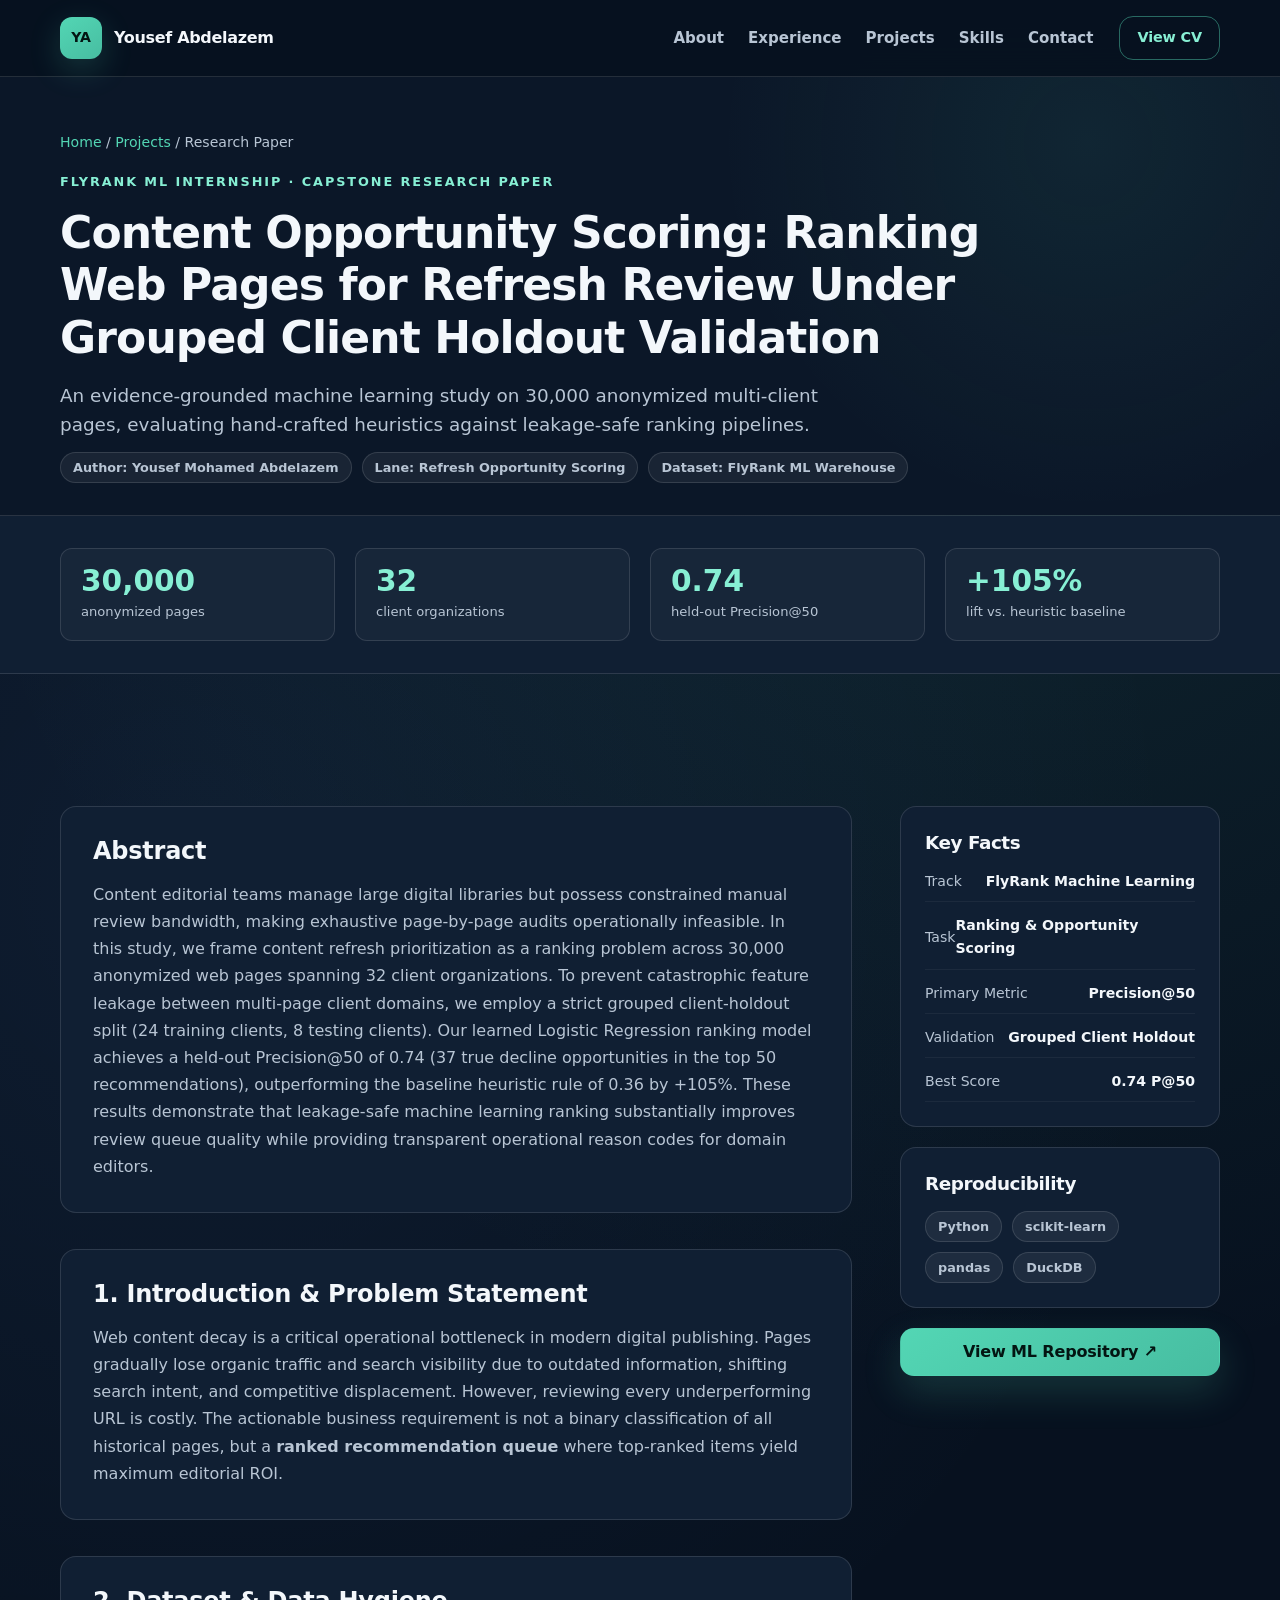
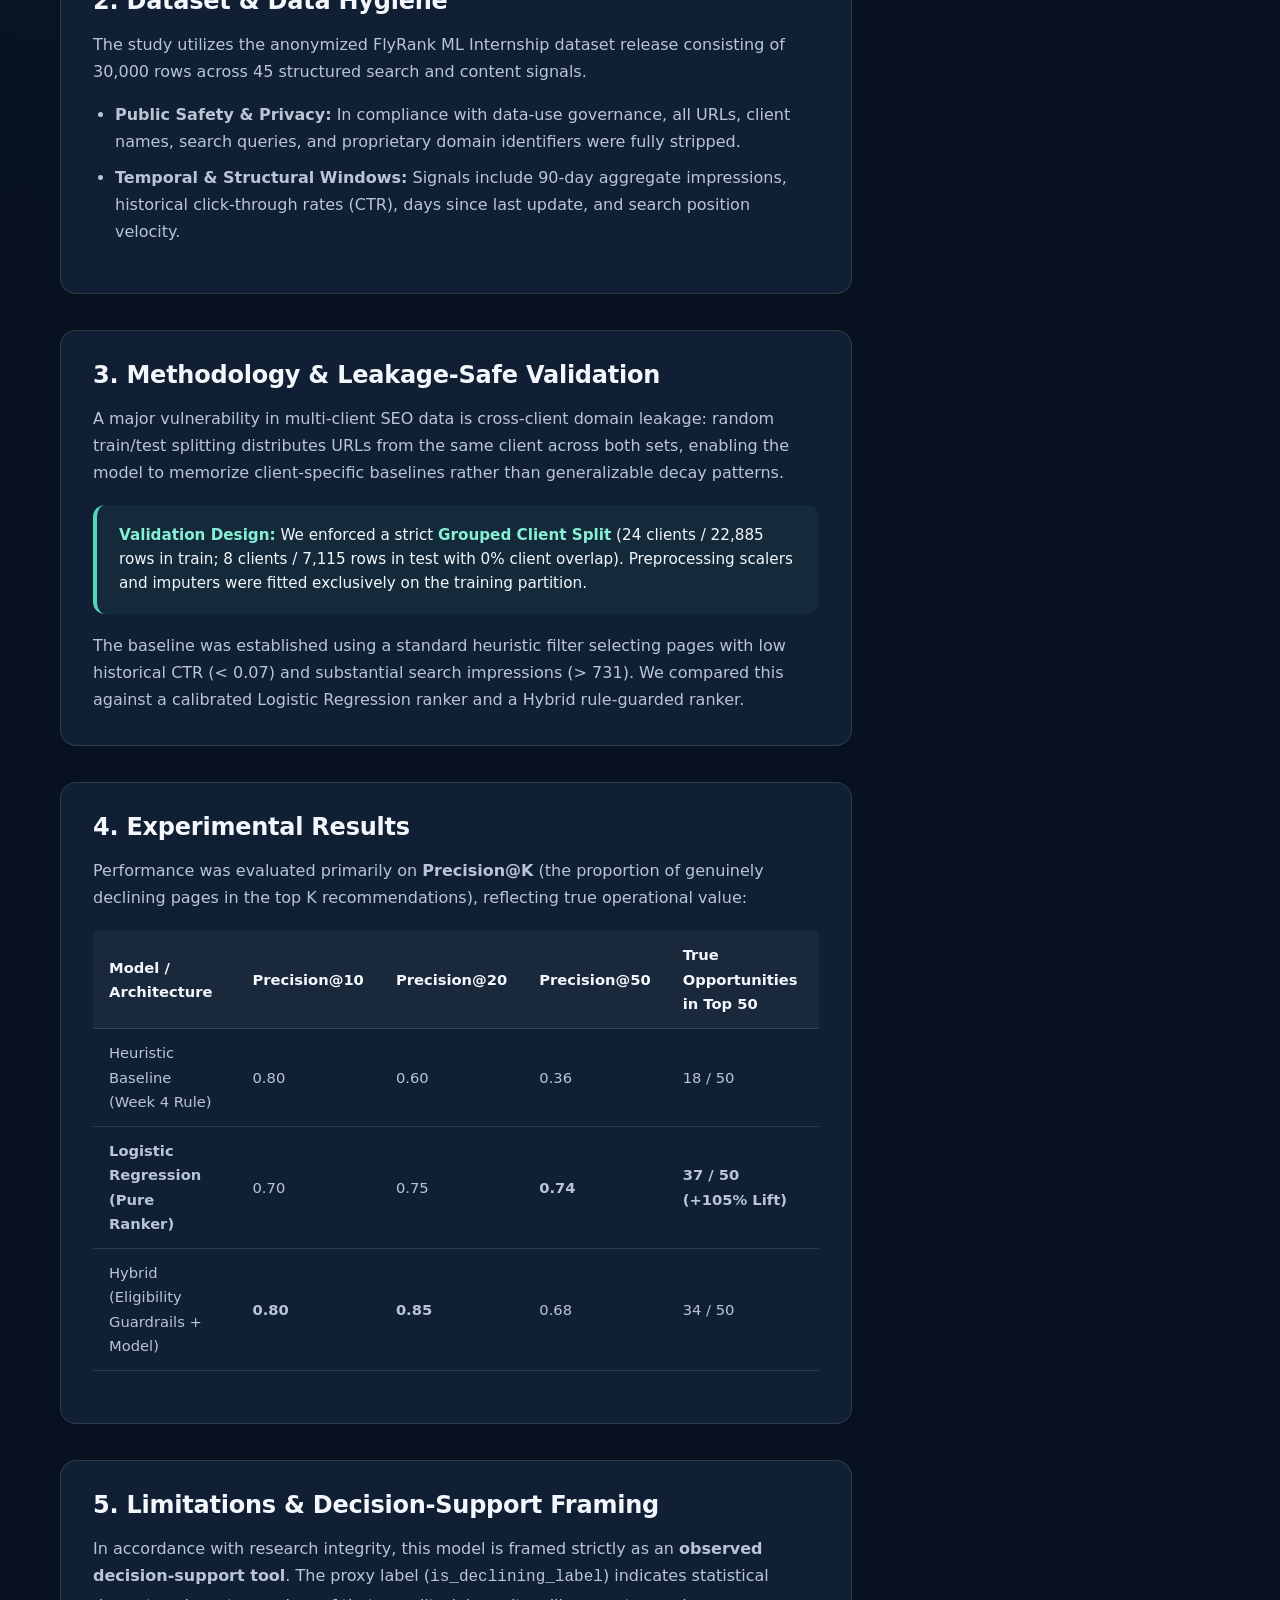
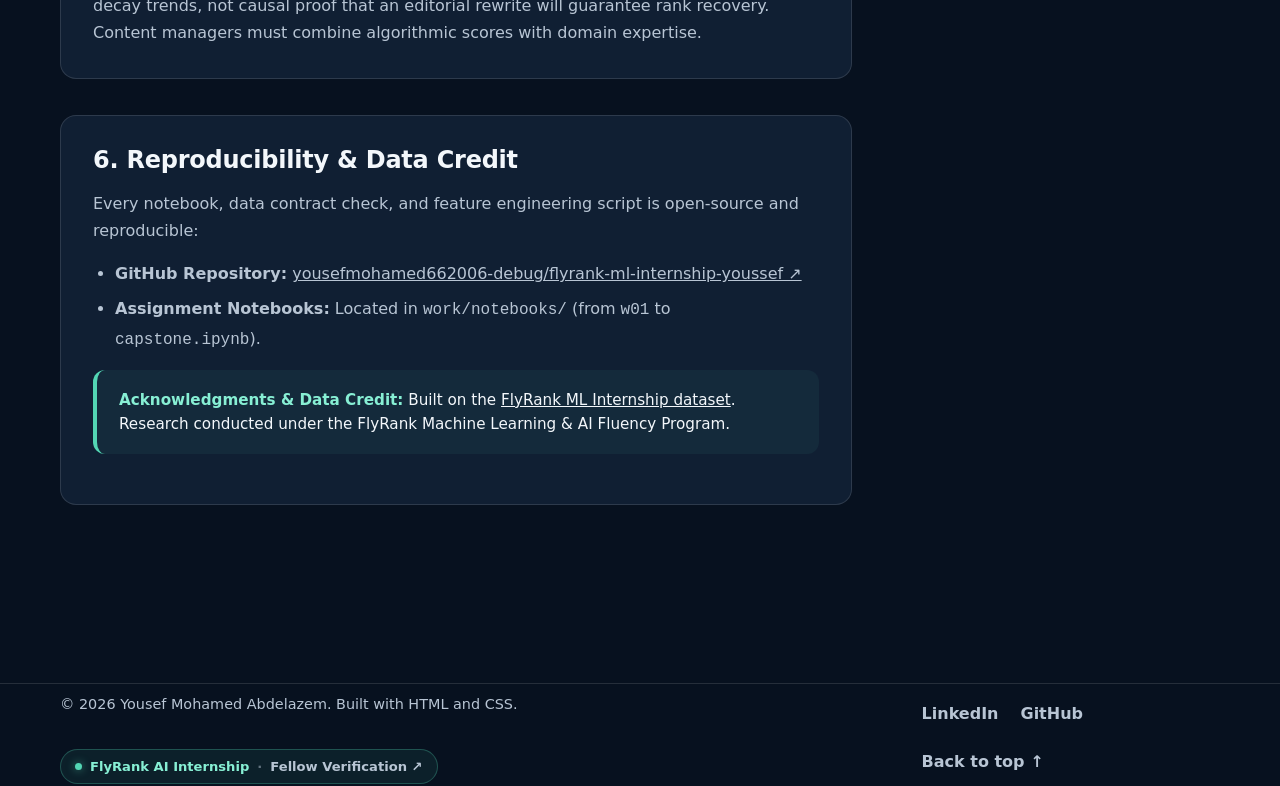
<file: content-opportunity.html>
<!doctype html>
<html lang="en">
<head>
  <meta charset="utf-8">
  <meta name="viewport" content="width=device-width,initial-scale=1">
  <meta name="description" content="Content Opportunity Scoring Research Paper by Yousef Mohamed Abdelazem (FlyRank ML Internship Capstone).">
  <title>Content Opportunity Scoring — Research Paper | Yousef Mohamed</title>
  <link rel="stylesheet" href="styles.css">
</head>
<body>
  <a class="skip-link" href="#main">Skip to content</a>
  <header class="site-header" id="top">
    <nav class="nav container" aria-label="Primary navigation">
      <a class="brand" href="index.html" aria-label="Yousef Mohamed Abdelazem home">
        <span class="brand-mark" aria-hidden="true">YA</span>
        <span class="brand-name">Yousef Abdelazem</span>
      </a>

      <div class="desktop-nav" aria-label="Desktop navigation">
        <a href="index.html#about">About</a>
        <a href="index.html#experience">Experience</a>
        <a href="index.html#projects">Projects</a>
        <a href="index.html#skills">Skills</a>
        <a href="index.html#contact">Contact</a>
      </div>

      <a class="button button-small button-outline desktop-cv" href="Yousef_Abdelazem_CV.pdf" target="_blank" rel="noopener">
        View CV
      </a>

      <details class="mobile-menu">
        <summary aria-label="Open navigation menu">Menu</summary>
        <div class="mobile-menu-panel">
          <a href="index.html#about">About</a>
          <a href="index.html#experience">Experience</a>
          <a href="index.html#projects">Projects</a>
          <a href="index.html#skills">Skills</a>
          <a href="index.html#contact">Contact</a>
          <a href="Yousef_Abdelazem_CV.pdf" target="_blank" rel="noopener">View CV</a>
        </div>
      </details>
    </nav>
  </header>

  <main id="main">
    <section class="page-hero">
      <div class="container">
        <div class="breadcrumbs"><a href="index.html">Home</a> / <a href="projects.html">Projects</a> / Research Paper</div>
        <span class="eyebrow">FlyRank ML Internship · Capstone Research Paper</span>
        <h1>Content Opportunity Scoring: Ranking Web Pages for Refresh Review Under Grouped Client Holdout Validation</h1>
        <p class="lead">An evidence-grounded machine learning study on 30,000 anonymized multi-client pages, evaluating hand-crafted heuristics against leakage-safe ranking pipelines.</p>
        <div class="meta" style="margin-top:12px">
          <span class="tag">Author: Yousef Mohamed Abdelazem</span>
          <span class="tag">Lane: Refresh Opportunity Scoring</span>
          <span class="tag">Dataset: FlyRank ML Warehouse</span>
        </div>
      </div>
    </section>

    <section class="section-tight">
      <div class="container stats">
        <div class="stat"><strong>30,000</strong><span>anonymized pages</span></div>
        <div class="stat"><strong>32</strong><span>client organizations</span></div>
        <div class="stat"><strong>0.74</strong><span>held-out Precision@50</span></div>
        <div class="stat"><strong>+105%</strong><span>lift vs. heuristic baseline</span></div>
      </div>
    </section>

    <section class="section">
      <div class="container case-layout">
        <div class="case-main">
          
          <article class="case-section">
            <h2>Abstract</h2>
            <p>
              Content editorial teams manage large digital libraries but possess constrained manual review bandwidth, making exhaustive page-by-page audits operationally infeasible. 
              In this study, we frame content refresh prioritization as a ranking problem across 30,000 anonymized web pages spanning 32 client organizations. 
              To prevent catastrophic feature leakage between multi-page client domains, we employ a strict grouped client-holdout split (24 training clients, 8 testing clients). 
              Our learned Logistic Regression ranking model achieves a held-out Precision@50 of 0.74 (37 true decline opportunities in the top 50 recommendations), outperforming the baseline heuristic rule of 0.36 by +105%. 
              These results demonstrate that leakage-safe machine learning ranking substantially improves review queue quality while providing transparent operational reason codes for domain editors.
            </p>
          </article>

          <article class="case-section">
            <h2>1. Introduction &amp; Problem Statement</h2>
            <p>
              Web content decay is a critical operational bottleneck in modern digital publishing. Pages gradually lose organic traffic and search visibility due to outdated information, shifting search intent, and competitive displacement. However, reviewing every underperforming URL is costly. The actionable business requirement is not a binary classification of all historical pages, but a <strong>ranked recommendation queue</strong> where top-ranked items yield maximum editorial ROI.
            </p>
          </article>

          <article class="case-section">
            <h2>2. Dataset &amp; Data Hygiene</h2>
            <p>
              The study utilizes the anonymized FlyRank ML Internship dataset release consisting of 30,000 rows across 45 structured search and content signals. 
            </p>
            <ul>
              <li><strong>Public Safety &amp; Privacy:</strong> In compliance with data-use governance, all URLs, client names, search queries, and proprietary domain identifiers were fully stripped.</li>
              <li><strong>Temporal &amp; Structural Windows:</strong> Signals include 90-day aggregate impressions, historical click-through rates (CTR), days since last update, and search position velocity.</li>
            </ul>
          </article>

          <article class="case-section">
            <h2>3. Methodology &amp; Leakage-Safe Validation</h2>
            <p>
              A major vulnerability in multi-client SEO data is cross-client domain leakage: random train/test splitting distributes URLs from the same client across both sets, enabling the model to memorize client-specific baselines rather than generalizable decay patterns.
            </p>
            <div class="callout">
              <strong>Validation Design:</strong> We enforced a strict <strong>Grouped Client Split</strong> (24 clients / 22,885 rows in train; 8 clients / 7,115 rows in test with 0% client overlap). Preprocessing scalers and imputers were fitted exclusively on the training partition.
            </div>
            <p>
              The baseline was established using a standard heuristic filter selecting pages with low historical CTR (&lt; 0.07) and substantial search impressions (&gt; 731). We compared this against a calibrated Logistic Regression ranker and a Hybrid rule-guarded ranker.
            </p>
          </article>

          <article class="case-section">
            <h2>4. Experimental Results</h2>
            <p>
              Performance was evaluated primarily on <strong>Precision@K</strong> (the proportion of genuinely declining pages in the top K recommendations), reflecting true operational value:
            </p>
            <table class="result-table">
              <thead>
                <tr>
                  <th>Model / Architecture</th>
                  <th>Precision@10</th>
                  <th>Precision@20</th>
                  <th>Precision@50</th>
                  <th>True Opportunities in Top 50</th>
                </tr>
              </thead>
              <tbody>
                <tr>
                  <td>Heuristic Baseline (Week 4 Rule)</td>
                  <td>0.80</td>
                  <td>0.60</td>
                  <td>0.36</td>
                  <td>18 / 50</td>
                </tr>
                <tr>
                  <td><strong>Logistic Regression (Pure Ranker)</strong></td>
                  <td>0.70</td>
                  <td>0.75</td>
                  <td><strong>0.74</strong></td>
                  <td><strong>37 / 50 (+105% Lift)</strong></td>
                </tr>
                <tr>
                  <td>Hybrid (Eligibility Guardrails + Model)</td>
                  <td><strong>0.80</strong></td>
                  <td><strong>0.85</strong></td>
                  <td>0.68</td>
                  <td>34 / 50</td>
                </tr>
              </tbody>
            </table>
          </article>

          <article class="case-section">
            <h2>5. Limitations &amp; Decision-Support Framing</h2>
            <p>
              In accordance with research integrity, this model is framed strictly as an <strong>observed decision-support tool</strong>. The proxy label (<code>is_declining_label</code>) indicates statistical decay trends, not causal proof that an editorial rewrite will guarantee rank recovery. Content managers must combine algorithmic scores with domain expertise.
            </p>
          </article>

          <article class="case-section">
            <h2>6. Reproducibility &amp; Data Credit</h2>
            <p>
              Every notebook, data contract check, and feature engineering script is open-source and reproducible:
            </p>
            <ul>
              <li><strong>GitHub Repository:</strong> <a href="https://github.com/yousefmohamed662006-debug/flyrank-ml-internship-youssef" target="_blank" rel="noopener">yousefmohamed662006-debug/flyrank-ml-internship-youssef ↗</a></li>
              <li><strong>Assignment Notebooks:</strong> Located in <code>work/notebooks/</code> (from <code>w01</code> to <code>capstone.ipynb</code>).</li>
            </ul>
            <div class="callout" style="margin-top:16px">
              <strong>Acknowledgments &amp; Data Credit:</strong> Built on the <a href="https://flyrank.ai" target="_blank" rel="noopener">FlyRank ML Internship dataset</a>. Research conducted under the FlyRank Machine Learning &amp; AI Fluency Program.
            </div>
          </article>

        </div>

        <aside class="case-sidebar">
          <div class="card">
            <h3>Key Facts</h3>
            <ul class="info-list">
              <li><span>Track</span><strong>FlyRank Machine Learning</strong></li>
              <li><span>Task</span><strong>Ranking &amp; Opportunity Scoring</strong></li>
              <li><span>Primary Metric</span><strong>Precision@50</strong></li>
              <li><span>Validation</span><strong>Grouped Client Holdout</strong></li>
              <li><span>Best Score</span><strong>0.74 P@50</strong></li>
            </ul>
          </div>
          <div class="card">
            <h3>Reproducibility</h3>
            <div class="meta">
              <span class="tag">Python</span>
              <span class="tag">scikit-learn</span>
              <span class="tag">pandas</span>
              <span class="tag">DuckDB</span>
            </div>
          </div>
          <a class="button button-primary" href="https://github.com/yousefmohamed662006-debug/flyrank-ml-internship-youssef" target="_blank" rel="noreferrer">View ML Repository ↗</a>
        </aside>
      </div>
    </section>
  </main>

  <footer class="site-footer">
    <div class="container footer-content">
      <div>
        <p>© 2026 Yousef Mohamed Abdelazem. Built with HTML and CSS.</p>
        <div class="footer-badge-wrap">
          <a class="graduate-badge" href="https://internship.flyrank.ai" target="_blank" rel="noopener" aria-label="FlyRank AI Internship Verification">
            <span class="badge-dot" aria-hidden="true"></span>
            <span class="badge-title">FlyRank AI Internship</span>
            <span class="badge-sep">·</span>
            <span class="badge-status">Fellow Verification ↗</span>
          </a>
        </div>
      </div>
      <div>
        <a href="https://www.linkedin.com/in/yousef-abdelazem-3361ab347" target="_blank" rel="noopener">LinkedIn</a>
        <a href="https://github.com/yousefmohamed662006-debug" target="_blank" rel="noopener">GitHub</a>
        <a href="#top">Back to top ↑</a>
      </div>
    </div>
  </footer>
  <script src="script.js"></script>
</body>
</html>
</file>
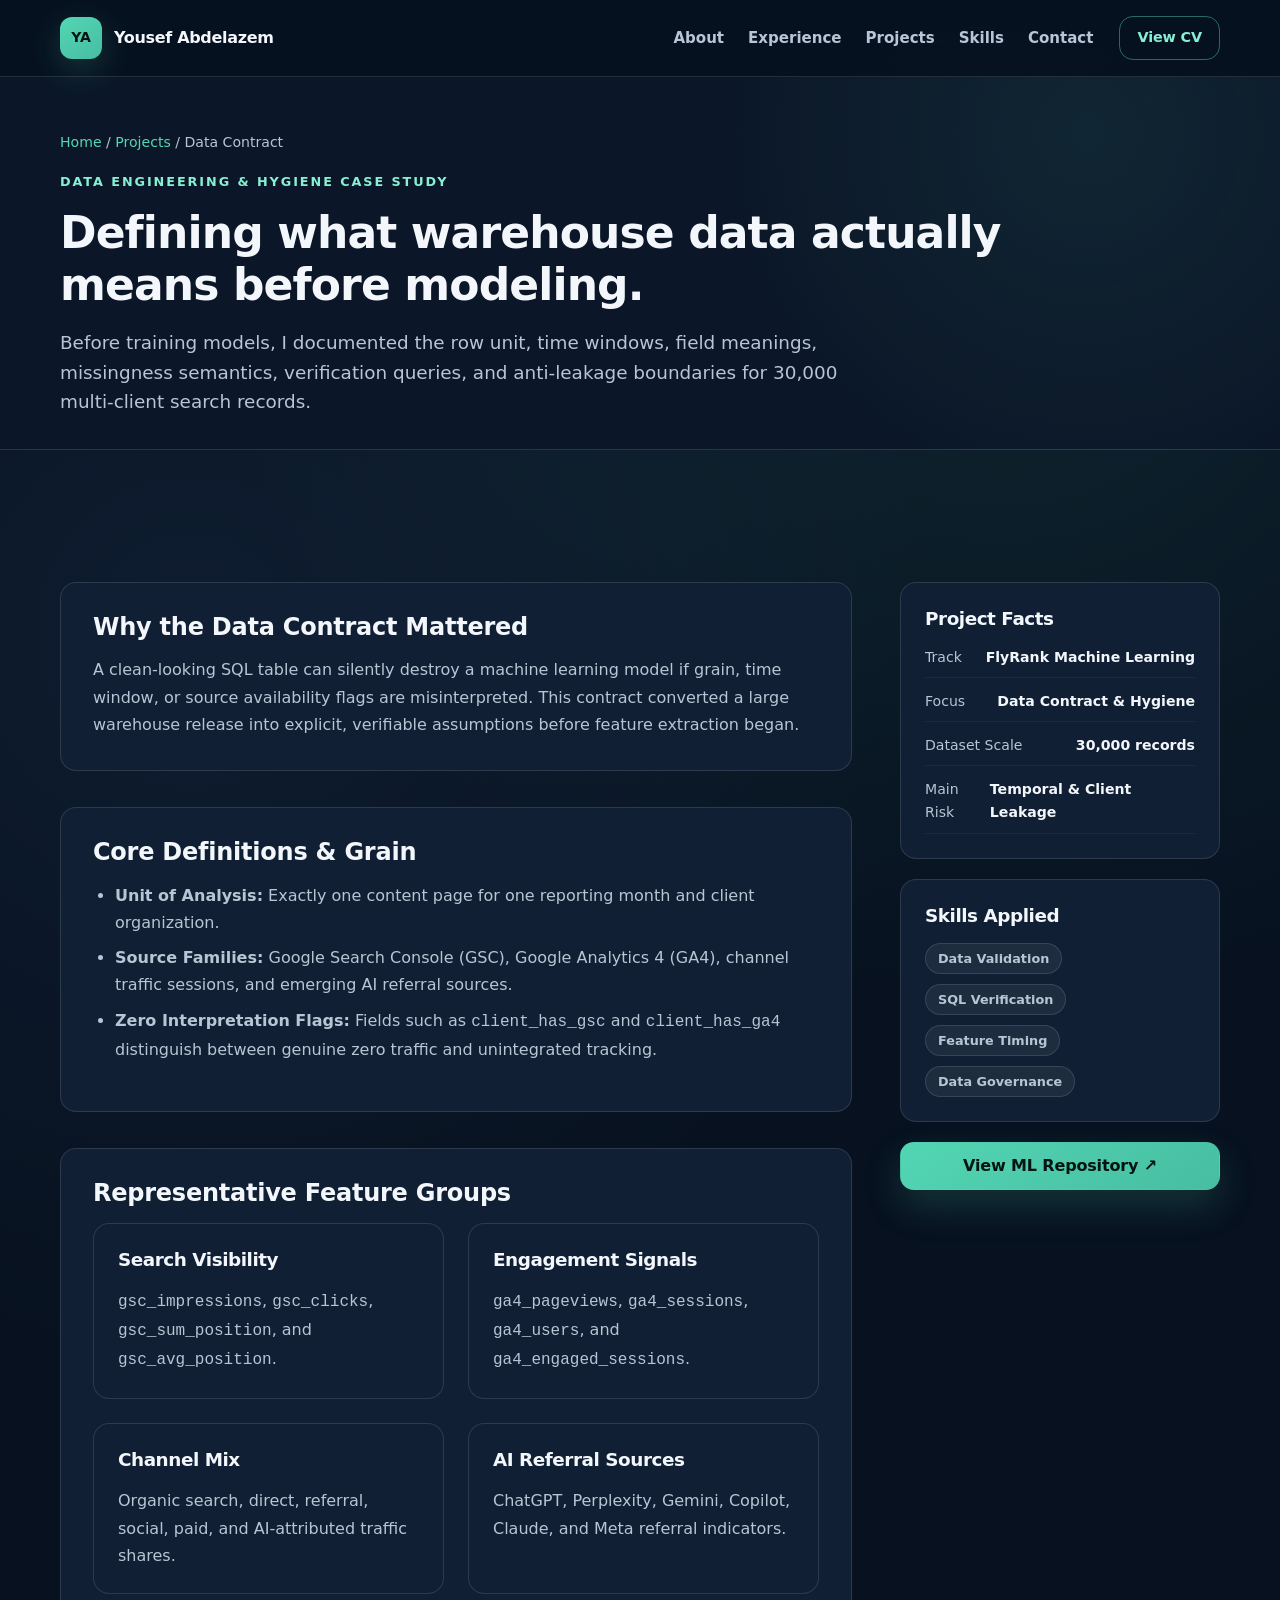
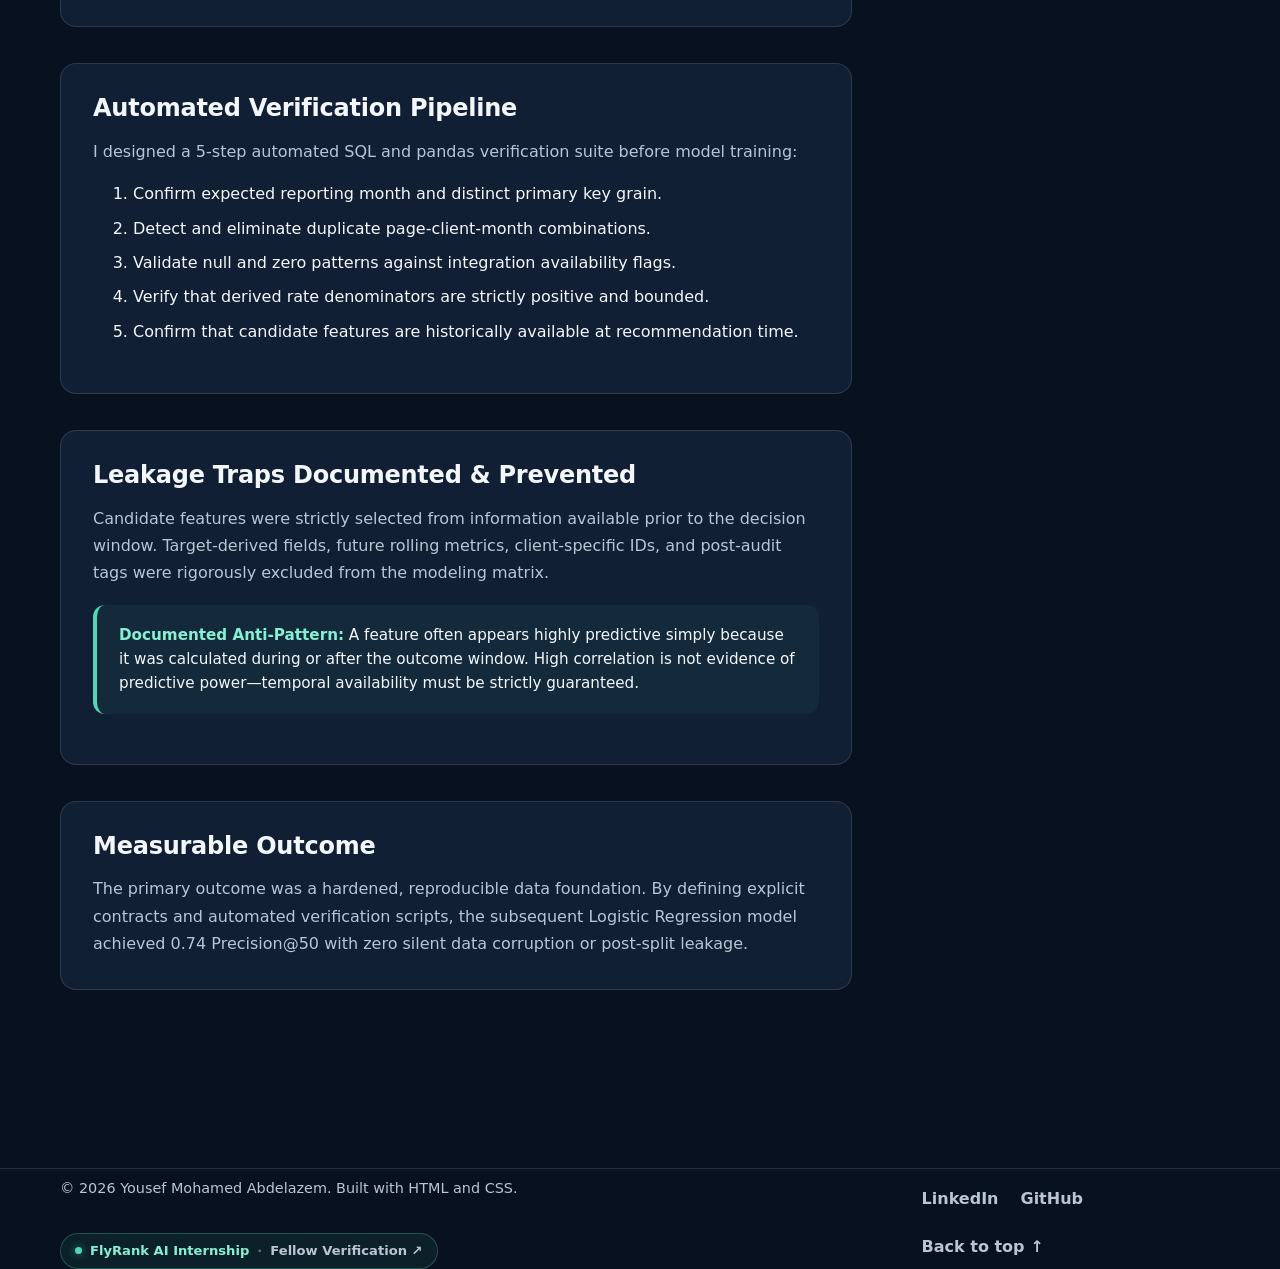
<file: data-contract.html>
<!doctype html>
<html lang="en">
<head>
  <meta charset="utf-8">
  <meta name="viewport" content="width=device-width,initial-scale=1">
  <meta name="description" content="Search Intelligence Data Contract case study by Yousef Mohamed Abdelazem.">
  <title>Search Intelligence Data Contract | Yousef Mohamed Abdelazem</title>
  <link rel="stylesheet" href="styles.css">
  <link rel="icon" type="image/svg+xml" href="data:image/svg+xml,<svg xmlns='http://www.w3.org/2000/svg' viewBox='0 0 100 100'><rect width='100' height='100' rx='24' fill='%2353d6b4'/><text x='50%' y='54%' dominant-baseline='central' text-anchor='middle' font-family='sans-serif' font-weight='bold' font-size='44' fill='%2307111f'>YA</text></svg>">
</head>
<body>
  <a class="skip-link" href="#main">Skip to content</a>
  <header class="site-header" id="top">
    <nav class="nav container" aria-label="Primary navigation">
      <a class="brand" href="index.html" aria-label="Yousef Mohamed Abdelazem home">
        <span class="brand-mark" aria-hidden="true">YA</span>
        <span class="brand-name">Yousef Abdelazem</span>
      </a>

      <div class="desktop-nav" aria-label="Desktop navigation">
        <a href="index.html#about">About</a>
        <a href="index.html#experience">Experience</a>
        <a href="projects.html">Projects</a>
        <a href="index.html#skills">Skills</a>
        <a href="contact.html">Contact</a>
      </div>

      <a class="button button-small button-outline desktop-cv" href="Yousef_Abdelazem_CV.pdf" target="_blank" rel="noopener">
        View CV
      </a>

      <details class="mobile-menu">
        <summary aria-label="Open navigation menu">Menu</summary>
        <div class="mobile-menu-panel">
          <a href="index.html#about">About</a>
          <a href="index.html#experience">Experience</a>
          <a href="projects.html">Projects</a>
          <a href="index.html#skills">Skills</a>
          <a href="contact.html">Contact</a>
          <a href="Yousef_Abdelazem_CV.pdf" target="_blank" rel="noopener">View CV</a>
        </div>
      </details>
    </nav>
  </header>

  <main id="main">
    <section class="page-hero">
      <div class="container">
        <div class="breadcrumbs"><a href="index.html">Home</a> / <a href="projects.html">Projects</a> / Data Contract</div>
        <span class="eyebrow">Data Engineering &amp; Hygiene Case Study</span>
        <h1>Defining what warehouse data actually means before modeling.</h1>
        <p class="lead">Before training models, I documented the row unit, time windows, field meanings, missingness semantics, verification queries, and anti-leakage boundaries for 30,000 multi-client search records.</p>
      </div>
    </section>

    <section class="section">
      <div class="container case-layout">
        <div class="case-main">
          <article class="case-section">
            <h2>Why the Data Contract Mattered</h2>
            <p>A clean-looking SQL table can silently destroy a machine learning model if grain, time window, or source availability flags are misinterpreted. This contract converted a large warehouse release into explicit, verifiable assumptions before feature extraction began.</p>
          </article>

          <article class="case-section">
            <h2>Core Definitions &amp; Grain</h2>
            <ul>
              <li><strong>Unit of Analysis:</strong> Exactly one content page for one reporting month and client organization.</li>
              <li><strong>Source Families:</strong> Google Search Console (GSC), Google Analytics 4 (GA4), channel traffic sessions, and emerging AI referral sources.</li>
              <li><strong>Zero Interpretation Flags:</strong> Fields such as <code>client_has_gsc</code> and <code>client_has_ga4</code> distinguish between genuine zero traffic and unintegrated tracking.</li>
            </ul>
          </article>

          <article class="case-section">
            <h2>Representative Feature Groups</h2>
            <div class="grid-2">
              <div class="card">
                <h3>Search Visibility</h3>
                <p><code>gsc_impressions</code>, <code>gsc_clicks</code>, <code>gsc_sum_position</code>, and <code>gsc_avg_position</code>.</p>
              </div>
              <div class="card">
                <h3>Engagement Signals</h3>
                <p><code>ga4_pageviews</code>, <code>ga4_sessions</code>, <code>ga4_users</code>, and <code>ga4_engaged_sessions</code>.</p>
              </div>
              <div class="card">
                <h3>Channel Mix</h3>
                <p>Organic search, direct, referral, social, paid, and AI-attributed traffic shares.</p>
              </div>
              <div class="card">
                <h3>AI Referral Sources</h3>
                <p>ChatGPT, Perplexity, Gemini, Copilot, Claude, and Meta referral indicators.</p>
              </div>
            </div>
          </article>

          <article class="case-section">
            <h2>Automated Verification Pipeline</h2>
            <p>I designed a 5-step automated SQL and pandas verification suite before model training:</p>
            <ol>
              <li>Confirm expected reporting month and distinct primary key grain.</li>
              <li>Detect and eliminate duplicate page-client-month combinations.</li>
              <li>Validate null and zero patterns against integration availability flags.</li>
              <li>Verify that derived rate denominators are strictly positive and bounded.</li>
              <li>Confirm that candidate features are historically available at recommendation time.</li>
            </ol>
          </article>

          <article class="case-section">
            <h2>Leakage Traps Documented &amp; Prevented</h2>
            <p>Candidate features were strictly selected from information available prior to the decision window. Target-derived fields, future rolling metrics, client-specific IDs, and post-audit tags were rigorously excluded from the modeling matrix.</p>
            <div class="callout">
              <strong>Documented Anti-Pattern:</strong> A feature often appears highly predictive simply because it was calculated during or after the outcome window. High correlation is not evidence of predictive power—temporal availability must be strictly guaranteed.
            </div>
          </article>

          <article class="case-section">
            <h2>Measurable Outcome</h2>
            <p>The primary outcome was a hardened, reproducible data foundation. By defining explicit contracts and automated verification scripts, the subsequent Logistic Regression model achieved 0.74 Precision@50 with zero silent data corruption or post-split leakage.</p>
          </article>
        </div>

        <aside class="case-sidebar">
          <div class="card">
            <h3>Project Facts</h3>
            <ul class="info-list">
              <li><span>Track</span><strong>FlyRank Machine Learning</strong></li>
              <li><span>Focus</span><strong>Data Contract &amp; Hygiene</strong></li>
              <li><span>Dataset Scale</span><strong>30,000 records</strong></li>
              <li><span>Main Risk</span><strong>Temporal &amp; Client Leakage</strong></li>
            </ul>
          </div>
          <div class="card">
            <h3>Skills Applied</h3>
            <div class="meta">
              <span class="tag">Data Validation</span>
              <span class="tag">SQL Verification</span>
              <span class="tag">Feature Timing</span>
              <span class="tag">Data Governance</span>
            </div>
          </div>
          <a class="button button-primary" href="https://github.com/yousefmohamed662006-debug/flyrank-ml-internship-youssef" target="_blank" rel="noreferrer">View ML Repository ↗</a>
        </aside>
      </div>
    </section>
  </main>

  <footer class="site-footer">
    <div class="container footer-content">
      <div>
        <p>© 2026 Yousef Mohamed Abdelazem. Built with HTML and CSS.</p>
        <div class="footer-badge-wrap">
          <a class="graduate-badge" href="https://internship.flyrank.ai" target="_blank" rel="noopener" aria-label="FlyRank AI Internship Verification">
            <span class="badge-dot" aria-hidden="true"></span>
            <span class="badge-title">FlyRank AI Internship</span>
            <span class="badge-sep">·</span>
            <span class="badge-status">Fellow Verification ↗</span>
          </a>
        </div>
      </div>
      <div>
        <a href="https://www.linkedin.com/in/yousef-abdelazem-3361ab347" target="_blank" rel="noopener">LinkedIn</a>
        <a href="https://github.com/yousefmohamed662006-debug" target="_blank" rel="noopener">GitHub</a>
        <a href="#top">Back to top ↑</a>
      </div>
    </div>
  </footer>
  <script src="script.js"></script>
</body>
</html>
</file>
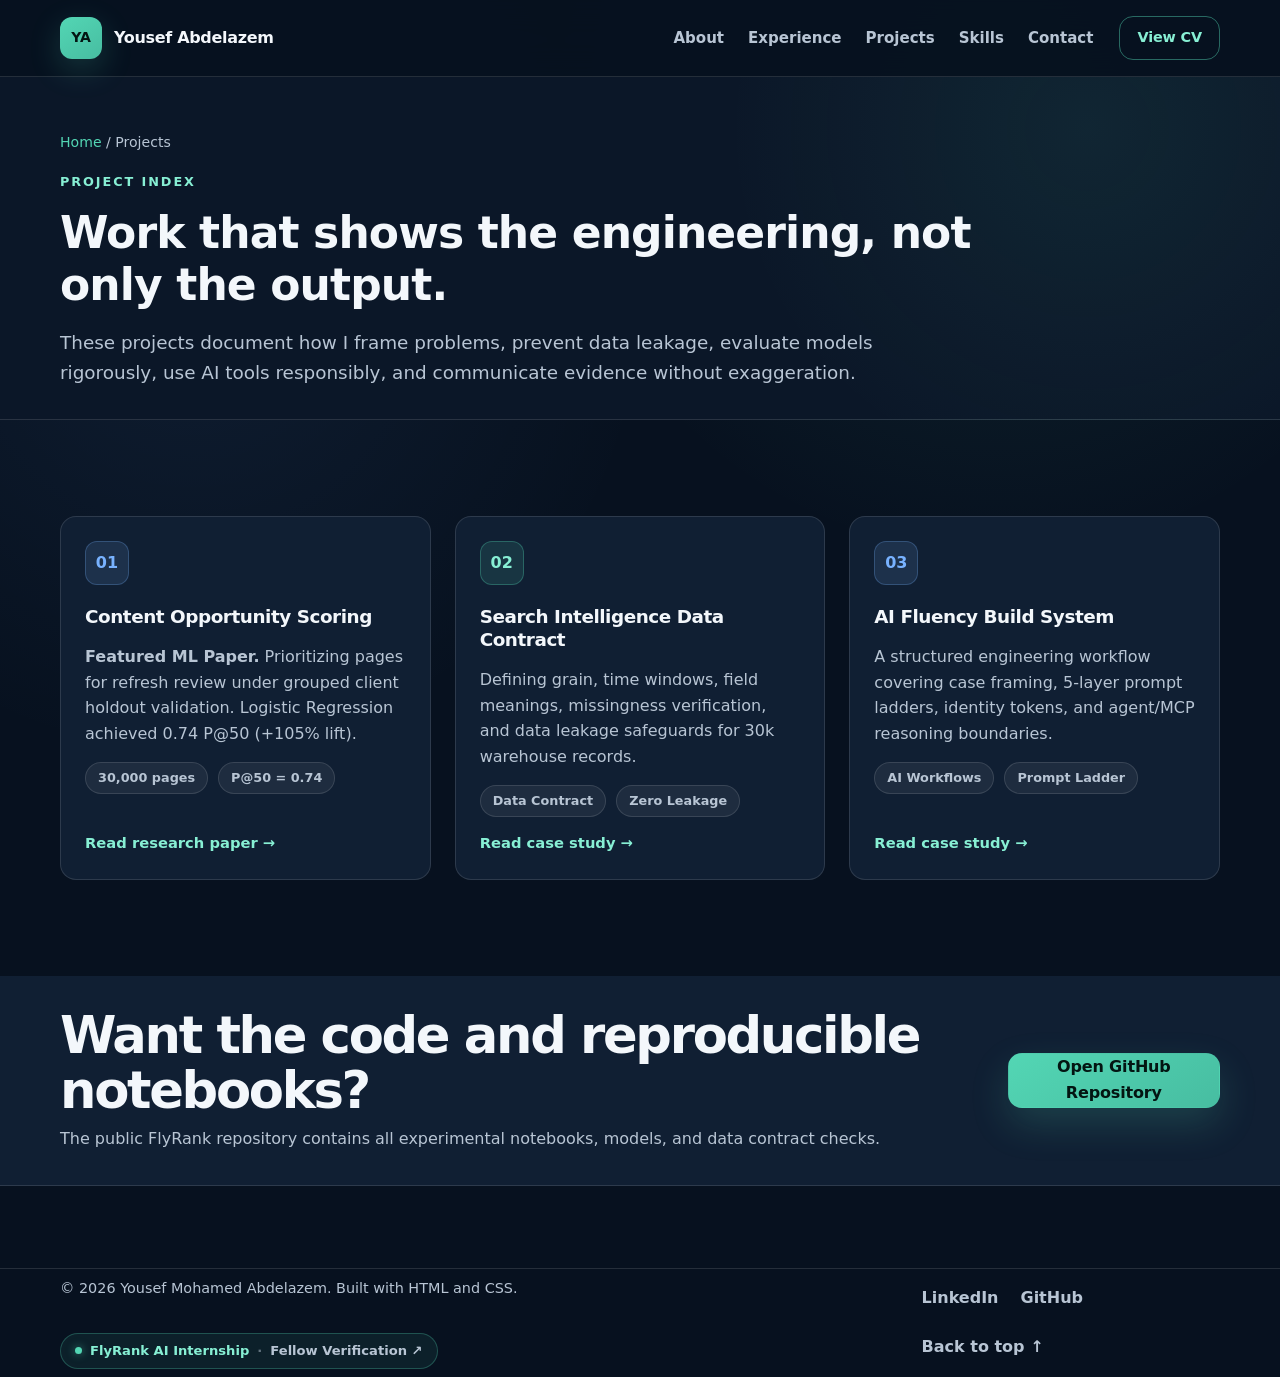
<file: projects.html>
<!doctype html>
<html lang="en">
<head>
  <meta charset="utf-8">
  <meta name="viewport" content="width=device-width,initial-scale=1">
  <meta name="description" content="Machine learning and AI Fluency projects by Yousef Mohamed Abdelazem.">
  <title>Projects | Yousef Mohamed Abdelazem</title>
  <link rel="stylesheet" href="styles.css">
  <link rel="icon" type="image/svg+xml" href="data:image/svg+xml,<svg xmlns='http://www.w3.org/2000/svg' viewBox='0 0 100 100'><rect width='100' height='100' rx='24' fill='%2353d6b4'/><text x='50%' y='54%' dominant-baseline='central' text-anchor='middle' font-family='sans-serif' font-weight='bold' font-size='44' fill='%2307111f'>YA</text></svg>">
</head>
<body>
  <a class="skip-link" href="#main">Skip to content</a>
  <header class="site-header" id="top">
    <nav class="nav container" aria-label="Primary navigation">
      <a class="brand" href="index.html" aria-label="Yousef Mohamed Abdelazem home">
        <span class="brand-mark" aria-hidden="true">YA</span>
        <span class="brand-name">Yousef Abdelazem</span>
      </a>

      <div class="desktop-nav" aria-label="Desktop navigation">
        <a href="index.html#about">About</a>
        <a href="index.html#experience">Experience</a>
        <a href="projects.html" aria-current="page">Projects</a>
        <a href="index.html#skills">Skills</a>
        <a href="contact.html">Contact</a>
      </div>

      <a class="button button-small button-outline desktop-cv" href="Yousef_Abdelazem_CV.pdf" target="_blank" rel="noopener">
        View CV
      </a>

      <details class="mobile-menu">
        <summary aria-label="Open navigation menu">Menu</summary>
        <div class="mobile-menu-panel">
          <a href="index.html#about">About</a>
          <a href="index.html#experience">Experience</a>
          <a href="projects.html">Projects</a>
          <a href="index.html#skills">Skills</a>
          <a href="contact.html">Contact</a>
          <a href="Yousef_Abdelazem_CV.pdf" target="_blank" rel="noopener">View CV</a>
        </div>
      </details>
    </nav>
  </header>

  <main id="main">
    <section class="page-hero">
      <div class="container">
        <div class="breadcrumbs"><a href="index.html">Home</a> / Projects</div>
        <span class="eyebrow">Project Index</span>
        <h1>Work that shows the engineering, not only the output.</h1>
        <p class="lead">These projects document how I frame problems, prevent data leakage, evaluate models rigorously, use AI tools responsibly, and communicate evidence without exaggeration.</p>
      </div>
    </section>

    <section class="section">
      <div class="container grid-3">
        <a class="card card-link" href="content-opportunity.html">
          <div class="project-icon">01</div>
          <h3>Content Opportunity Scoring</h3>
          <p><strong>Featured ML Paper.</strong> Prioritizing pages for refresh review under grouped client holdout validation. Logistic Regression achieved 0.74 P@50 (+105% lift).</p>
          <div class="meta">
            <span class="tag">30,000 pages</span>
            <span class="tag">P@50 = 0.74</span>
          </div>
          <span class="link-arrow">Read research paper →</span>
        </a>

        <a class="card card-link" href="data-contract.html">
          <div class="project-icon teal">02</div>
          <h3>Search Intelligence Data Contract</h3>
          <p>Defining grain, time windows, field meanings, missingness verification, and data leakage safeguards for 30k warehouse records.</p>
          <div class="meta">
            <span class="tag">Data Contract</span>
            <span class="tag">Zero Leakage</span>
          </div>
          <span class="link-arrow">Read case study →</span>
        </a>

        <a class="card card-link" href="ai-fluency.html">
          <div class="project-icon">03</div>
          <h3>AI Fluency Build System</h3>
          <p>A structured engineering workflow covering case framing, 5-layer prompt ladders, identity tokens, and agent/MCP reasoning boundaries.</p>
          <div class="meta">
            <span class="tag">AI Workflows</span>
            <span class="tag">Prompt Ladder</span>
          </div>
          <span class="link-arrow">Read case study →</span>
        </a>
      </div>
    </section>

    <section class="section-tight">
      <div class="container band">
        <div>
          <h2>Want the code and reproducible notebooks?</h2>
          <p>The public FlyRank repository contains all experimental notebooks, models, and data contract checks.</p>
        </div>
        <a class="button button-primary" href="https://github.com/yousefmohamed662006-debug/flyrank-ml-internship-youssef" target="_blank" rel="noreferrer">Open GitHub Repository</a>
      </div>
    </section>
  </main>

  <footer class="site-footer">
    <div class="container footer-content">
      <div>
        <p>© 2026 Yousef Mohamed Abdelazem. Built with HTML and CSS.</p>
        <div class="footer-badge-wrap">
          <a class="graduate-badge" href="https://internship.flyrank.ai" target="_blank" rel="noopener" aria-label="FlyRank AI Internship Verification">
            <span class="badge-dot" aria-hidden="true"></span>
            <span class="badge-title">FlyRank AI Internship</span>
            <span class="badge-sep">·</span>
            <span class="badge-status">Fellow Verification ↗</span>
          </a>
        </div>
      </div>
      <div>
        <a href="https://www.linkedin.com/in/yousef-abdelazem-3361ab347" target="_blank" rel="noopener">LinkedIn</a>
        <a href="https://github.com/yousefmohamed662006-debug" target="_blank" rel="noopener">GitHub</a>
        <a href="#top">Back to top ↑</a>
      </div>
    </div>
  </footer>
  <script src="script.js"></script>
</body>
</html>
</file>
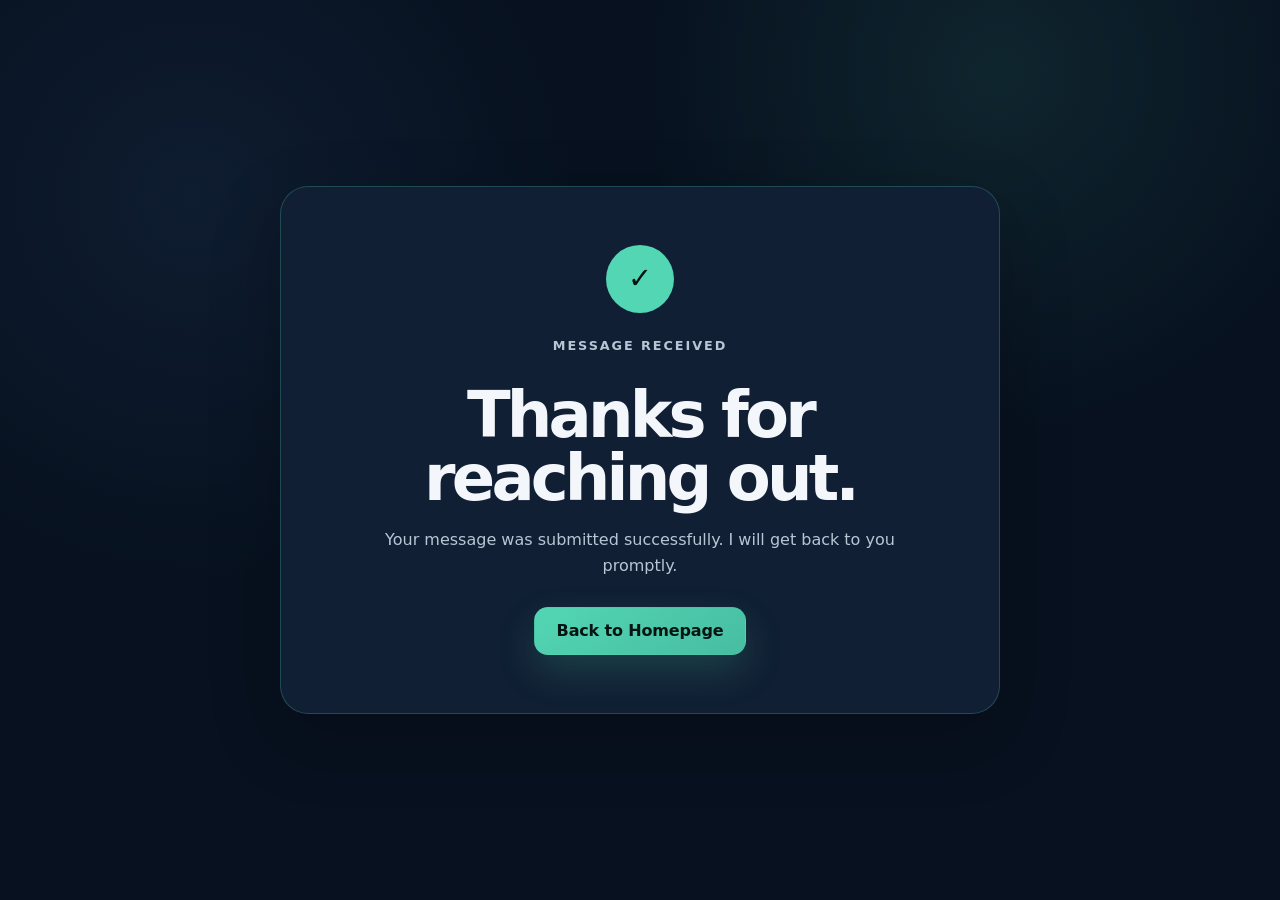
<file: thanks.html>
<!DOCTYPE html>
<html lang="en">
<head>
  <meta charset="UTF-8">
  <meta name="viewport" content="width=device-width, initial-scale=1.0">
  <meta name="robots" content="noindex">
  <title>Message Sent | Yousef Mohamed Abdelazem</title>
  <link rel="stylesheet" href="styles.css">
  <link rel="icon" type="image/svg+xml" href="data:image/svg+xml,<svg xmlns='http://www.w3.org/2000/svg' viewBox='0 0 100 100'><rect width='100' height='100' rx='24' fill='%2353d6b4'/><text x='50%' y='54%' dominant-baseline='central' text-anchor='middle' font-family='sans-serif' font-weight='bold' font-size='44' fill='%2307111f'>YA</text></svg>">
  <style>
    .thanks-page {
      min-height: 100vh;
      display: grid;
      place-items: center;
      padding: 32px 0;
    }
    .thanks-card {
      width: min(calc(100% - 32px), 720px);
      padding: clamp(30px, 6vw, 58px);
      border: 1px solid rgba(83, 214, 180, 0.24);
      border-radius: var(--radius-lg);
      background: var(--surface);
      box-shadow: var(--shadow);
      text-align: center;
    }
    .thanks-mark {
      width: 68px;
      height: 68px;
      display: grid;
      place-items: center;
      margin: 0 auto 22px;
      border-radius: 50%;
      background: var(--accent);
      color: #031512;
      font-size: 1.8rem;
      font-weight: 900;
    }
    .thanks-card h1 {
      margin-bottom: 16px;
      font-size: clamp(2.2rem, 7vw, 4rem);
    }
    .thanks-card p {
      max-width: 560px;
      margin: 0 auto 28px;
      color: var(--text-soft);
    }
  </style>
</head>
<body>
  <main class="thanks-page">
    <section class="thanks-card" aria-labelledby="thanks-title">
      <div class="thanks-mark" aria-hidden="true">✓</div>
      <p class="section-kicker">Message received</p>
      <h1 id="thanks-title">Thanks for reaching out.</h1>
      <p>Your message was submitted successfully. I will get back to you promptly.</p>
      <a class="button button-primary" href="index.html">Back to Homepage</a>
    </section>
  </main>
</body>
</html>
</file>
<file: styles.css>
:root {
  --bg: #07111f;
  --bg-soft: #0b1728;
  --surface: #101f33;
  --surface-light: #14263d;
  --text: #f3f7fb;
  --text-soft: #b8c5d4;
  --line: rgba(255, 255, 255, 0.12);
  --accent: #53d6b4;
  --accent-strong: #87efd4;
  --accent-dark: #052f2a;
  --blue: #78b2ff;
  --max-width: 1160px;
  --radius-lg: 28px;
  --radius-md: 18px;
  --shadow: 0 24px 70px rgba(0, 0, 0, 0.24);
}

* { box-sizing: border-box; }

html {
  scroll-behavior: smooth;
  scroll-padding-top: 96px;
}

body {
  margin: 0;
  background:
    radial-gradient(circle at 78% 8%, rgba(83, 214, 180, 0.10), transparent 28%),
    radial-gradient(circle at 15% 22%, rgba(105, 167, 255, 0.08), transparent 30%),
    var(--bg);
  color: var(--text);
  font-family: Inter, ui-sans-serif, system-ui, -apple-system, BlinkMacSystemFont, "Segoe UI", sans-serif;
  font-size: 16px;
  line-height: 1.65;
  -webkit-font-smoothing: antialiased;
  overflow-x: hidden;
}

a { color: inherit; }
img { max-width: 100%; height: auto; display: block; }

button,
a,
summary {
  -webkit-tap-highlight-color: transparent;
}

a:focus-visible,
summary:focus-visible {
  outline: 3px solid var(--accent-strong);
  outline-offset: 4px;
  border-radius: 8px;
}

.container {
  width: min(calc(100% - 40px), var(--max-width));
  margin-inline: auto;
}

.skip-link {
  position: fixed;
  top: -100px;
  left: 20px;
  z-index: 1000;
  padding: 10px 14px;
  border-radius: 10px;
  background: var(--accent);
  color: #041713;
  font-weight: 800;
}

.skip-link:focus { top: 20px; }

.site-header {
  position: sticky;
  top: 0;
  z-index: 100;
  border-bottom: 1px solid var(--line);
  background: rgba(7, 17, 31, 0.94);
  backdrop-filter: blur(16px);
}

.nav {
  min-height: 76px;
  display: flex;
  align-items: center;
  gap: 26px;
}

.brand {
  display: inline-flex;
  align-items: center;
  gap: 12px;
  text-decoration: none;
  font-weight: 800;
  white-space: nowrap;
}

.brand-mark {
  width: 42px;
  height: 42px;
  display: grid;
  place-items: center;
  border-radius: 12px;
  background: linear-gradient(145deg, var(--accent), #47bda1);
  color: #031512;
  font-size: 0.88rem;
  box-shadow: 0 10px 32px rgba(83, 214, 180, 0.20);
}

.brand-name { letter-spacing: -0.02em; }

.desktop-nav {
  margin-left: auto;
  display: flex;
  align-items: center;
  gap: 24px;
}

.desktop-nav a,
.site-footer a,
.quick-links a,
.email-link,
.text-link {
  color: var(--text-soft);
  text-decoration: none;
  font-weight: 700;
  transition: color 180ms ease;
}

.desktop-nav a { font-size: 0.94rem; }

.desktop-nav a:hover,
.site-footer a:hover,
.quick-links a:hover,
.email-link:hover,
.text-link:hover {
  color: var(--accent-strong);
}

.mobile-menu { display: none; }

.button {
  min-height: 48px;
  display: inline-flex;
  align-items: center;
  justify-content: center;
  padding: 0 22px;
  border: 1px solid transparent;
  border-radius: 14px;
  text-decoration: none;
  font-weight: 800;
  letter-spacing: -0.01em;
  text-align: center;
  transition: transform 180ms ease, border-color 180ms ease, background 180ms ease;
}

.button:hover { transform: translateY(-2px); }

.button-small {
  min-height: 44px;
  padding-inline: 17px;
  font-size: 0.9rem;
}

.button-primary {
  background: linear-gradient(145deg, var(--accent), #47bda1);
  color: #031512;
  box-shadow: 0 16px 38px rgba(83, 214, 180, 0.18);
}

.button-secondary {
  border-color: var(--line);
  background: rgba(255, 255, 255, 0.04);
  color: var(--text);
}

.button-outline {
  border-color: rgba(83, 214, 180, 0.45);
  color: var(--accent-strong);
}

.section { padding: 96px 0; }

.section-muted {
  background: rgba(255, 255, 255, 0.025);
  border-block: 1px solid rgba(255, 255, 255, 0.05);
}

.hero { padding-top: 84px; }

.hero-grid {
  display: grid;
  grid-template-columns: minmax(0, 1.45fr) minmax(300px, 0.75fr);
  gap: 56px;
  align-items: center;
}

.eyebrow,
.section-kicker,
.role-label {
  margin: 0 0 14px;
  color: var(--accent-strong);
  font-size: 0.8rem;
  font-weight: 900;
  letter-spacing: 0.15em;
  text-transform: uppercase;
}

h1, h2, h3, p { margin-top: 0; }

h1 {
  max-width: 820px;
  margin-bottom: 24px;
  font-size: clamp(3rem, 7vw, 6.4rem);
  line-height: 0.99;
  letter-spacing: -0.06em;
}

h2 {
  margin-bottom: 20px;
  font-size: clamp(2rem, 4vw, 3.7rem);
  line-height: 1.08;
  letter-spacing: -0.045em;
}

h3 {
  margin-bottom: 12px;
  font-size: 1.3rem;
  line-height: 1.25;
  letter-spacing: -0.025em;
}

.hero-text {
  max-width: 720px;
  margin-bottom: 30px;
  color: var(--text-soft);
  font-size: 1.12rem;
}

.hero-actions {
  display: flex;
  flex-wrap: wrap;
  gap: 14px;
}

.quick-links {
  margin-top: 28px;
  display: flex;
  flex-wrap: wrap;
  gap: 24px;
}

.hero-card {
  position: relative;
  overflow: hidden;
  padding: 32px;
  border: 1px solid var(--line);
  border-radius: var(--radius-lg);
  background:
    linear-gradient(160deg, rgba(83, 214, 180, 0.09), transparent 45%),
    var(--surface);
  box-shadow: var(--shadow);
}

.profile-mark {
  width: 76px;
  height: 76px;
  display: grid;
  place-items: center;
  margin-bottom: 28px;
  border-radius: 22px;
  background: linear-gradient(145deg, var(--accent), #47bda1);
  color: #031512;
  font-weight: 900;
  font-size: 1.25rem;
}

.status {
  color: var(--text-soft);
  font-weight: 700;
}

.status span {
  width: 10px;
  height: 10px;
  display: inline-block;
  margin-right: 8px;
  border-radius: 50%;
  background: var(--accent);
  box-shadow: 0 0 0 6px rgba(83, 214, 180, 0.10);
}

.profile-facts { margin: 26px 0 0; }

.profile-facts div {
  padding: 14px 0;
  display: grid;
  grid-template-columns: 115px 1fr;
  gap: 16px;
  border-top: 1px solid var(--line);
}

.profile-facts dt {
  color: var(--text-soft);
  font-size: 0.88rem;
}

.profile-facts dd {
  margin: 0;
  font-weight: 800;
}

.stats-grid {
  margin-top: 56px;
  display: grid;
  grid-template-columns: repeat(4, 1fr);
  gap: 16px;
}

.stat-card {
  min-height: 150px;
  padding: 24px;
  display: flex;
  flex-direction: column;
  justify-content: space-between;
  border: 1px solid var(--line);
  border-radius: var(--radius-md);
  background: rgba(255, 255, 255, 0.025);
}

.stat-card strong {
  color: var(--accent-strong);
  font-size: clamp(2rem, 4vw, 3rem);
  line-height: 1;
}

.stat-card span { color: var(--text-soft); }

.two-column {
  display: grid;
  grid-template-columns: 0.92fr 1.08fr;
  gap: 80px;
  align-items: start;
}

.body-copy {
  max-width: 720px;
  color: var(--text-soft);
  font-size: 1.04rem;
}

.body-copy p:last-child { margin-bottom: 0; }

.section-heading {
  max-width: 760px;
  margin-bottom: 42px;
}

.section-heading p {
  margin-bottom: 0;
  color: var(--text-soft);
}

.timeline { border-top: 1px solid var(--line); }

.timeline-item {
  display: grid;
  grid-template-columns: 210px 1fr;
  gap: 44px;
  padding: 34px 0;
  border-bottom: 1px solid var(--line);
}

.timeline-date {
  color: var(--text-soft);
  font-weight: 750;
}

.timeline-content p:last-child {
  max-width: 800px;
  margin-bottom: 0;
  color: var(--text-soft);
}

.project-grid {
  display: grid;
  grid-template-columns: repeat(2, minmax(0, 1fr));
  gap: 18px;
}

.project-card {
  min-width: 0;
  min-height: 410px;
  display: flex;
  flex-direction: column;
  padding: 30px;
  border: 1px solid var(--line);
  border-radius: var(--radius-lg);
  background: var(--surface);
  transition: transform 180ms ease, border-color 180ms ease;
  overflow: hidden;
}

.project-card:hover {
  transform: translateY(-4px);
  border-color: rgba(83, 214, 180, 0.40);
}

.project-featured {
  background:
    linear-gradient(150deg, rgba(83, 214, 180, 0.08), transparent 55%),
    var(--surface);
}

.project-topline {
  display: flex;
  align-items: center;
  justify-content: space-between;
  gap: 12px;
  margin-bottom: 20px;
}

.project-number {
  color: var(--accent-strong);
  font-size: 0.84rem;
  font-weight: 900;
}

.project-status {
  padding: 7px 11px;
  border: 1px solid rgba(83, 214, 180, 0.30);
  border-radius: 999px;
  background: rgba(83, 214, 180, 0.08);
  color: var(--accent-strong);
  font-size: 0.72rem;
  font-weight: 850;
  letter-spacing: 0.06em;
  text-transform: uppercase;
}

.project-visual {
  min-height: 132px;
  margin-bottom: 24px;
  padding: 20px;
  display: flex;
  flex-direction: column;
  justify-content: flex-end;
  border: 1px solid rgba(120, 178, 255, 0.20);
  border-radius: 18px;
  background:
    radial-gradient(circle at 80% 20%, rgba(83, 214, 180, 0.15), transparent 32%),
    linear-gradient(145deg, rgba(120, 178, 255, 0.09), rgba(255, 255, 255, 0.015));
}

.project-visual span {
  color: var(--text);
  font-size: clamp(2rem, 5vw, 3.1rem);
  font-weight: 900;
  letter-spacing: -0.05em;
  line-height: 1;
}

.project-visual small {
  margin-top: 8px;
  color: var(--text-soft);
  font-weight: 750;
}

.project-visual-text span { font-size: clamp(1.6rem, 4vw, 2.4rem); }

.project-card > p { color: var(--text-soft); }

.project-links {
  margin: 4px 0 18px;
}

.text-link {
  display: inline-flex;
  min-height: 44px;
  align-items: center;
  color: var(--accent-strong);
}

.tag-list,
.skill-list {
  list-style: none;
  padding: 0;
  margin: auto 0 0;
  display: flex;
  flex-wrap: wrap;
  gap: 8px;
}

.tag-list li,
.skill-list li {
  padding: 7px 10px;
  border: 1px solid var(--line);
  border-radius: 10px;
  background: rgba(255, 255, 255, 0.025);
  color: #d5deea;
  font-size: 0.82rem;
  font-weight: 700;
}

.skills-grid {
  display: grid;
  grid-template-columns: repeat(4, 1fr);
  gap: 16px;
}

.skill-group {
  min-width: 0;
  padding: 26px;
  border: 1px solid var(--line);
  border-radius: var(--radius-md);
  background: rgba(255, 255, 255, 0.025);
}

.skill-group .skill-list { margin-top: 20px; }

.credential-list {
  display: grid;
  grid-template-columns: repeat(2, 1fr);
  border-top: 1px solid var(--line);
}

.credential-list div {
  padding: 22px 0;
  border-bottom: 1px solid var(--line);
  color: #dce4ee;
  font-weight: 700;
}

.credential-list div:nth-child(odd) { padding-right: 30px; }

.credential-list div:nth-child(even) {
  padding-left: 30px;
  border-left: 1px solid var(--line);
}

.contact-section { padding-top: 38px; }

.contact-card {
  display: grid;
  grid-template-columns: 1.15fr 0.85fr;
  gap: 60px;
  align-items: center;
  padding: 50px;
  border: 1px solid rgba(83, 214, 180, 0.24);
  border-radius: var(--radius-lg);
  background:
    radial-gradient(circle at 95% 10%, rgba(83, 214, 180, 0.14), transparent 30%),
    var(--surface);
  box-shadow: var(--shadow);
}

.contact-card h2 { font-size: clamp(2rem, 4vw, 3.3rem); }

.contact-card p {
  margin-bottom: 0;
  color: var(--text-soft);
}

.contact-actions {
  display: grid;
  gap: 14px;
  justify-items: start;
}

.email-link {
  min-height: 44px;
  display: inline-flex;
  align-items: center;
  overflow-wrap: anywhere;
}

.site-footer {
  margin-top: 82px;
  border-top: 1px solid var(--line);
}

.footer-content {
  min-height: 108px;
  display: flex;
  align-items: center;
  justify-content: space-between;
  gap: 24px;
}

.footer-content p {
  margin: 0;
  color: var(--text-soft);
  font-size: 0.9rem;
}

.footer-content div {
  display: flex;
  flex-wrap: wrap;
  gap: 22px;
}

/* Tablet */
@media (max-width: 980px) {
  .desktop-nav,
  .desktop-cv {
    display: none;
  }

  .mobile-menu {
    position: relative;
    display: block;
    margin-left: auto;
  }

  .mobile-menu summary {
    min-width: 74px;
    min-height: 46px;
    display: grid;
    place-items: center;
    padding: 0 16px;
    border: 1px solid rgba(83, 214, 180, 0.45);
    border-radius: 12px;
    color: var(--accent-strong);
    font-weight: 850;
    cursor: pointer;
    list-style: none;
  }

  .mobile-menu summary::-webkit-details-marker { display: none; }

  .mobile-menu-panel {
    position: absolute;
    right: 0;
    top: calc(100% + 10px);
    width: min(290px, calc(100vw - 32px));
    padding: 10px;
    display: grid;
    gap: 4px;
    border: 1px solid var(--line);
    border-radius: 16px;
    background: #0c192a;
    box-shadow: var(--shadow);
  }

  .mobile-menu-panel a {
    min-height: 48px;
    display: flex;
    align-items: center;
    padding: 0 14px;
    border-radius: 10px;
    color: var(--text);
    text-decoration: none;
    font-weight: 750;
  }

  .mobile-menu-panel a:hover,
  .mobile-menu-panel a:focus-visible {
    background: rgba(83, 214, 180, 0.08);
    color: var(--accent-strong);
  }

  .hero-grid,
  .two-column,
  .contact-card {
    grid-template-columns: 1fr;
  }

  .hero-grid { gap: 38px; }
  .hero-card { max-width: 620px; }

  .stats-grid,
  .skills-grid {
    grid-template-columns: repeat(2, 1fr);
  }

  .timeline-item { grid-template-columns: 170px 1fr; }
  .contact-card { padding: 40px; }
}

/* Mobile */
@media (max-width: 700px) {
  html { scroll-padding-top: 80px; }

  body {
    font-size: 16px;
    line-height: 1.7;
  }

  .container {
    width: min(calc(100% - 28px), var(--max-width));
  }

  .nav {
    min-height: 68px;
    gap: 14px;
  }

  .brand-name { display: none; }

  .section { padding: 72px 0; }
  .hero { padding-top: 48px; }

  h1 {
    font-size: clamp(2.75rem, 14vw, 4.6rem);
    line-height: 1.02;
  }

  h2 {
    font-size: clamp(2rem, 10vw, 3rem);
  }

  .hero-text { font-size: 1.05rem; }

  .hero-actions .button {
    width: 100%;
    min-height: 52px;
  }

  .quick-links {
    gap: 10px 18px;
  }

  .quick-links a {
    min-height: 44px;
    display: inline-flex;
    align-items: center;
  }

  .profile-facts div {
    grid-template-columns: 1fr;
    gap: 4px;
  }

  .stats-grid,
  .project-grid,
  .skills-grid,
  .credential-list {
    grid-template-columns: 1fr;
  }

  .stat-card { min-height: 130px; }

  .timeline-item {
    grid-template-columns: 1fr;
    gap: 10px;
    padding: 28px 0;
  }

  .project-card {
    min-height: auto;
    padding: 24px;
  }

  .project-visual { min-height: 116px; }

  .credential-list div,
  .credential-list div:nth-child(odd),
  .credential-list div:nth-child(even) {
    padding: 18px 0;
    border-left: 0;
  }

  .contact-card {
    gap: 32px;
    padding: 30px 22px;
  }

  .contact-actions {
    justify-items: stretch;
  }

  .contact-actions .button { width: 100%; }

  .footer-content {
    padding: 28px 0;
    align-items: flex-start;
    flex-direction: column;
  }
}

@media (max-width: 440px) {
  .container { width: min(calc(100% - 24px), var(--max-width)); }

  .brand-mark {
    width: 40px;
    height: 40px;
  }

  .mobile-menu summary {
    min-height: 46px;
    min-width: 72px;
  }

  .hero-card,
  .stat-card,
  .project-card,
  .skill-group {
    padding: 22px;
  }

  .project-topline {
    align-items: flex-start;
  }

  .project-status {
    white-space: nowrap;
  }
}

@media (prefers-reduced-motion: reduce) {
  html { scroll-behavior: auto; }

  *,
  *::before,
  *::after {
    transition-duration: 0.01ms !important;
    animation-duration: 0.01ms !important;
    animation-iteration-count: 1 !important;
  }
}

/* FL-08: one live dynamic feature - contact form */
.contact-form {
  width: 100%;
  display: grid;
  gap: 15px;
}

.form-field {
  display: grid;
  gap: 7px;
}

.form-field label {
  color: var(--text);
  font-size: 0.88rem;
  font-weight: 800;
}

.form-field input,
.form-field textarea {
  width: 100%;
  min-height: 48px;
  padding: 13px 14px;
  border: 1px solid var(--line);
  border-radius: 12px;
  outline: none;
  background: rgba(255, 255, 255, 0.045);
  color: var(--text);
  font: inherit;
  transition: border-color 180ms ease, box-shadow 180ms ease, background 180ms ease;
}

.form-field textarea {
  min-height: 142px;
  resize: vertical;
}

.form-field input::placeholder,
.form-field textarea::placeholder {
  color: #8291a4;
}

.form-field input:focus,
.form-field textarea:focus {
  border-color: rgba(83, 214, 180, 0.72);
  background: rgba(255, 255, 255, 0.06);
  box-shadow: 0 0 0 4px rgba(83, 214, 180, 0.10);
}

.contact-submit {
  width: 100%;
  border: 0;
  cursor: pointer;
  font: inherit;
}

.form-note {
  margin: 0;
  font-size: 0.78rem;
  line-height: 1.5;
}

.form-honeypot {
  position: absolute !important;
  left: -9999px !important;
  width: 1px !important;
  height: 1px !important;
  opacity: 0 !important;
  pointer-events: none !important;
}

@media (max-width: 700px) {
  .contact-form {
    gap: 14px;
  }

  .form-field input,
  .form-field textarea {
    font-size: 16px;
  }
}

.footer-badge-wrap {
  margin-top: 10px;
}

.graduate-badge {
  display: inline-flex;
  align-items: center;
  gap: 8px;
  padding: 6px 14px;
  border-radius: 999px;
  background: rgba(83, 214, 180, 0.08);
  border: 1px solid rgba(83, 214, 180, 0.28);
  color: var(--text);
  font-size: 0.82rem;
  font-weight: 500;
  text-decoration: none;
  transition: all 0.2s ease;
}

.graduate-badge:hover {
  background: rgba(83, 214, 180, 0.16);
  border-color: var(--accent-strong);
  color: #ffffff;
  transform: translateY(-1px);
}

.badge-dot {
  width: 7px;
  height: 7px;
  border-radius: 50%;
  background: var(--accent);
  box-shadow: 0 0 8px rgba(83, 214, 180, 0.6);
}

.badge-title {
  font-weight: 600;
  color: var(--accent-strong);
}

.badge-sep {
  opacity: 0.5;
}

.badge-status {
  color: var(--text-soft);
}

/* ==========================================================================
   Case Study & Research Paper Page Styles
   ========================================================================== */

.page-hero {
  padding: 54px 0 32px;
  border-bottom: 1px solid var(--line);
  background: radial-gradient(circle at 85% 15%, rgba(83, 214, 180, 0.08), transparent 32%), var(--bg-soft);
}

.breadcrumbs {
  margin-bottom: 14px;
  font-size: 0.88rem;
  color: var(--text-soft);
}

.breadcrumbs a {
  color: var(--accent);
  text-decoration: none;
}

.breadcrumbs a:hover {
  text-decoration: underline;
}

.page-hero h1 {
  font-size: clamp(1.85rem, 4vw, 2.75rem);
  line-height: 1.2;
  margin: 12px 0 16px;
  max-width: 960px;
  letter-spacing: -0.02em;
}

.page-hero .lead {
  font-size: 1.15rem;
  color: var(--text-soft);
  max-width: 820px;
  line-height: 1.6;
  margin-bottom: 0;
}

.meta {
  display: flex;
  flex-wrap: wrap;
  gap: 10px;
}

.tag {
  display: inline-block;
  padding: 4px 12px;
  border-radius: 999px;
  background: rgba(255, 255, 255, 0.06);
  border: 1px solid var(--line);
  color: var(--text-soft);
  font-size: 0.8rem;
  font-weight: 600;
}

.section-tight {
  padding: 32px 0;
  border-bottom: 1px solid var(--line);
  background: var(--surface);
}

.stats {
  display: grid;
  grid-template-columns: repeat(4, 1fr);
  gap: 20px;
}

.stat {
  padding: 16px 20px;
  border-radius: 12px;
  background: rgba(255, 255, 255, 0.03);
  border: 1px solid var(--line);
}

.stat strong {
  display: block;
  font-size: 1.85rem;
  color: var(--accent-strong);
  font-weight: 800;
  line-height: 1.1;
}

.stat span {
  font-size: 0.82rem;
  color: var(--text-soft);
}

.case-layout {
  display: grid;
  grid-template-columns: 1fr 320px;
  gap: 48px;
  align-items: start;
  padding-top: 36px;
}

.case-main {
  min-width: 0;
  display: flex;
  flex-direction: column;
  gap: 36px;
}

.case-section {
  padding: 32px;
  border-radius: 16px;
  background: var(--surface);
  border: 1px solid var(--line);
}

.case-section h2 {
  font-size: 1.5rem;
  margin-top: 0;
  margin-bottom: 16px;
  color: var(--text);
  letter-spacing: -0.01em;
}

.case-section p {
  color: var(--text-soft);
  font-size: 1rem;
  line-height: 1.7;
  margin-bottom: 16px;
}

.case-section p:last-child {
  margin-bottom: 0;
}

.case-section ul {
  color: var(--text-soft);
  padding-left: 22px;
  margin-bottom: 16px;
  line-height: 1.7;
}

.case-section li {
  margin-bottom: 8px;
}

.callout {
  padding: 18px 22px;
  border-radius: 12px;
  background: rgba(83, 214, 180, 0.06);
  border-left: 4px solid var(--accent);
  color: var(--text);
  font-size: 0.95rem;
  line-height: 1.6;
  margin: 18px 0;
}

.callout strong {
  color: var(--accent-strong);
}

.result-table {
  width: 100%;
  border-collapse: collapse;
  margin: 20px 0;
  font-size: 0.92rem;
  text-align: left;
}

.result-table th,
.result-table td {
  padding: 12px 16px;
  border-bottom: 1px solid var(--line);
}

.result-table th {
  background: rgba(255, 255, 255, 0.04);
  color: var(--text);
  font-weight: 700;
}

.result-table td {
  color: var(--text-soft);
}

.result-table tr:hover td {
  background: rgba(255, 255, 255, 0.02);
}

.case-sidebar {
  display: flex;
  flex-direction: column;
  gap: 20px;
  position: sticky;
  top: 100px;
}

.card {
  padding: 24px;
  border-radius: 16px;
  background: var(--surface);
  border: 1px solid var(--line);
}

.card h3 {
  margin-top: 0;
  margin-bottom: 16px;
  font-size: 1.15rem;
  color: var(--text);
}

.info-list {
  list-style: none;
  padding: 0;
  margin: 0;
  display: flex;
  flex-direction: column;
  gap: 12px;
}

.info-list li {
  display: flex;
  justify-content: space-between;
  align-items: center;
  font-size: 0.88rem;
  border-bottom: 1px solid rgba(255, 255, 255, 0.05);
  padding-bottom: 8px;
}

.info-list li span {
  color: var(--text-soft);
}

.info-list li strong {
  color: var(--text);
  font-weight: 600;
}

@media (max-width: 900px) {
  .case-layout {
    grid-template-columns: 1fr;
  }
  .case-sidebar {
    position: static;
  }
  .stats {
    grid-template-columns: repeat(2, 1fr);
  }
}

@media (max-width: 600px) {
  .stats {
    grid-template-columns: 1fr;
  }
  .case-section {
    padding: 22px;
  }
  .result-table {
    display: block;
    overflow-x: auto;
  }
}

.grid-2 {
  display: grid;
  grid-template-columns: repeat(2, 1fr);
  gap: 24px;
}

.grid-3 {
  display: grid;
  grid-template-columns: repeat(3, 1fr);
  gap: 24px;
}

.card-link {
  text-decoration: none;
  display: flex;
  flex-direction: column;
  transition: transform 180ms ease, border-color 180ms ease;
}

.card-link:hover {
  transform: translateY(-4px);
  border-color: rgba(83, 214, 180, 0.40);
}

.card-link p {
  color: var(--text-soft);
  margin-bottom: 16px;
  line-height: 1.6;
}

.project-icon {
  width: 44px;
  height: 44px;
  display: grid;
  place-items: center;
  border-radius: 12px;
  background: rgba(120, 178, 255, 0.12);
  border: 1px solid rgba(120, 178, 255, 0.25);
  color: var(--blue);
  font-weight: 800;
  font-size: 1rem;
  margin-bottom: 20px;
}

.project-icon.teal {
  background: rgba(83, 214, 180, 0.12);
  border-color: rgba(83, 214, 180, 0.30);
  color: var(--accent-strong);
}

.link-arrow {
  margin-top: auto;
  color: var(--accent-strong);
  font-weight: 700;
  font-size: 0.92rem;
  padding-top: 14px;
}

.band {
  display: flex;
  align-items: center;
  justify-content: space-between;
  gap: 32px;
}

.band h2 {
  margin-top: 0;
  margin-bottom: 8px;
}

.band p {
  margin: 0;
  color: var(--text-soft);
}

.timeline-number {
  width: 32px;
  height: 32px;
  display: grid;
  place-items: center;
  border-radius: 50%;
  background: rgba(83, 214, 180, 0.12);
  border: 1px solid var(--accent);
  color: var(--accent-strong);
  font-weight: 800;
  font-size: 0.85rem;
  margin-bottom: 12px;
}

.contact-grid {
  display: grid;
  grid-template-columns: repeat(2, 1fr);
  gap: 24px;
}

.contact-link {
  display: inline-flex;
  margin-top: 16px;
  color: var(--accent-strong);
  text-decoration: none;
  font-weight: 700;
}

.contact-link:hover {
  text-decoration: underline;
}

@media (max-width: 800px) {
  .grid-2, .grid-3, .contact-grid {
    grid-template-columns: 1fr;
  }
  .band {
    flex-direction: column;
    align-items: flex-start;
  }
}
</file>
